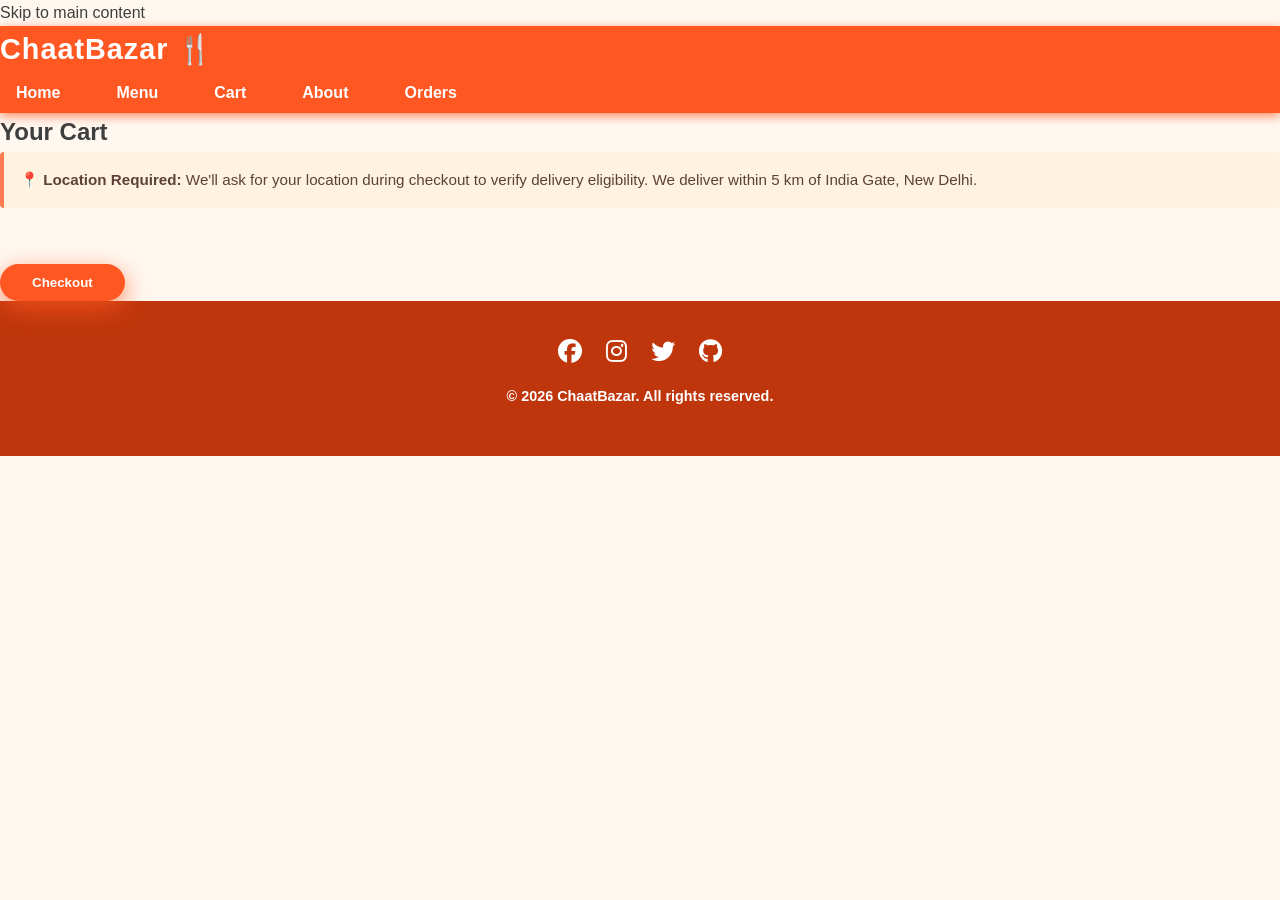
<file: cart.html>
<!DOCTYPE html>
<html lang="en">
<head>
  <meta charset="UTF-8">
  <meta name="viewport" content="width=device-width, initial-scale=1.0">
  <title>Cart - ChaatBazar</title>
  <link rel="stylesheet" href="https://cdnjs.cloudflare.com/ajax/libs/font-awesome/6.5.1/css/all.min.css" />
  <link rel="stylesheet" href="css/style.css">
  <link rel="stylesheet" href="css/delivery-tracker.css">
  <link rel="icon" href="favicon.png" type="image/png" />
</head>
<body>

<header>
  <div class="logo">ChaatBazar 🍴</div>
  <nav>
    <a href="index.html">Home</a>
    <a href="menu.html">Menu</a>
    <a href="cart.html">Cart</a>
    <a href="index.html#about">About</a>
    <a href="orders.html">Orders</a>
  </nav>
</header>

<section class="cart-page">
  <h1>Your Cart</h1>
  <div class="delivery-info" style="background:#fff3e0;border-left:4px solid #FF7B54;padding:1rem;margin-bottom:1.5rem;border-radius:4px;">
    <p style="margin:0;color:#5d4037;font-size:0.95rem;">
      <strong>📍 Location Required:</strong> We'll ask for your location during checkout to verify delivery eligibility. We deliver within 5 km of India Gate, New Delhi.
    </p>
  </div>
  <div id="cart-items"></div>
  <p id="total-price"></p>
  <button id="checkout-btn">Checkout</button>
</section>

<footer>
  <div class="social-icons">
    <a href="https://facebook.com" target="_blank" rel="noopener noreferrer" aria-label="Facebook"><i class="fa-brands fa-facebook"></i></a>
    <a href="https://instagram.com" target="_blank" rel="noopener noreferrer" aria-label="Instagram"><i class="fa-brands fa-instagram"></i></a>
    <a href="https://twitter.com" target="_blank" rel="noopener noreferrer" aria-label="Twitter"><i class="fa-brands fa-twitter"></i></a>
    <a href="https://github.com" target="_blank" rel="noopener noreferrer" aria-label="GitHub"><i class="fa-brands fa-github"></i></a>
  </div>
  <p>&copy; 2026 ChaatBazar. All rights reserved.</p>
</footer>

<div id="toast-notification" class="toast-notification"></div>
<script src="js/accessibility.js"></script>
<script src="js/cart-manager.js"></script>
<script src="js/geolocation.js"></script>
<script src="js/main.js"></script>
<script src="js/delivery-tracker.js"></script>
</body>
</html>
</file>
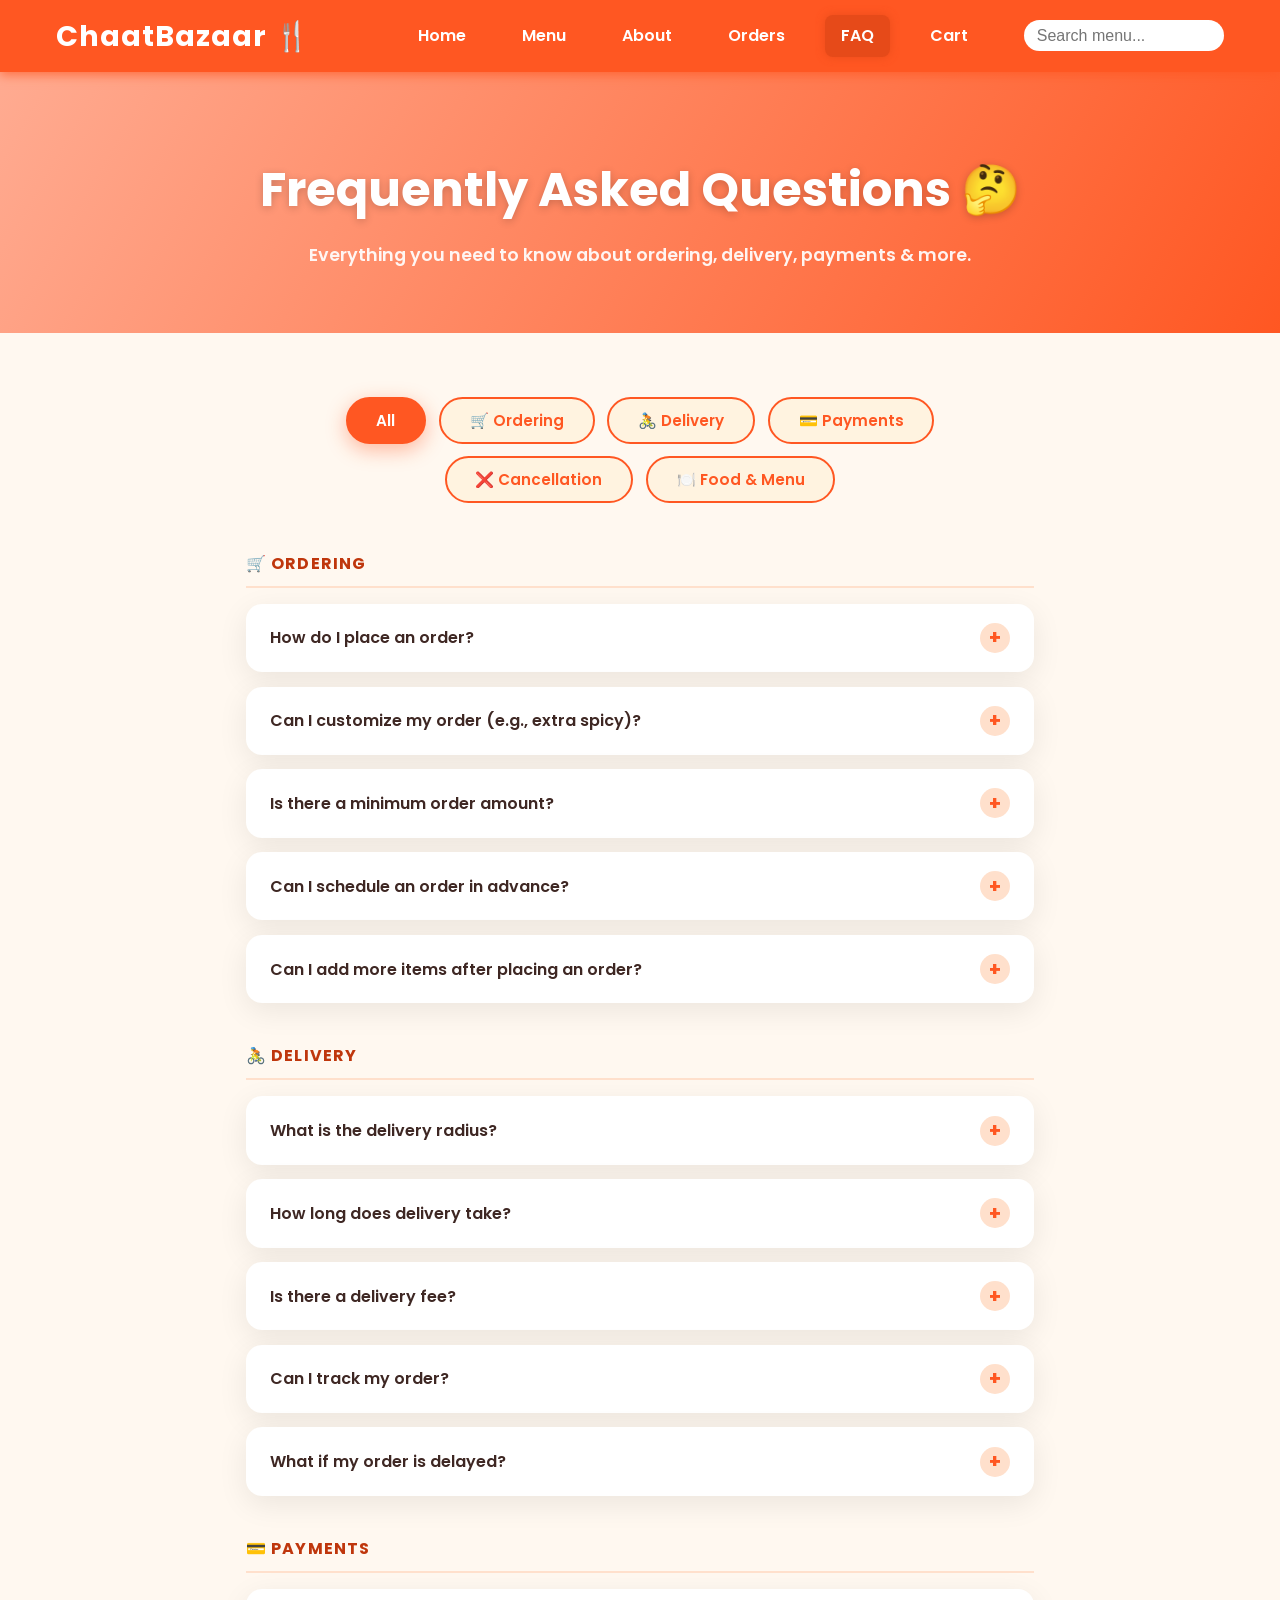
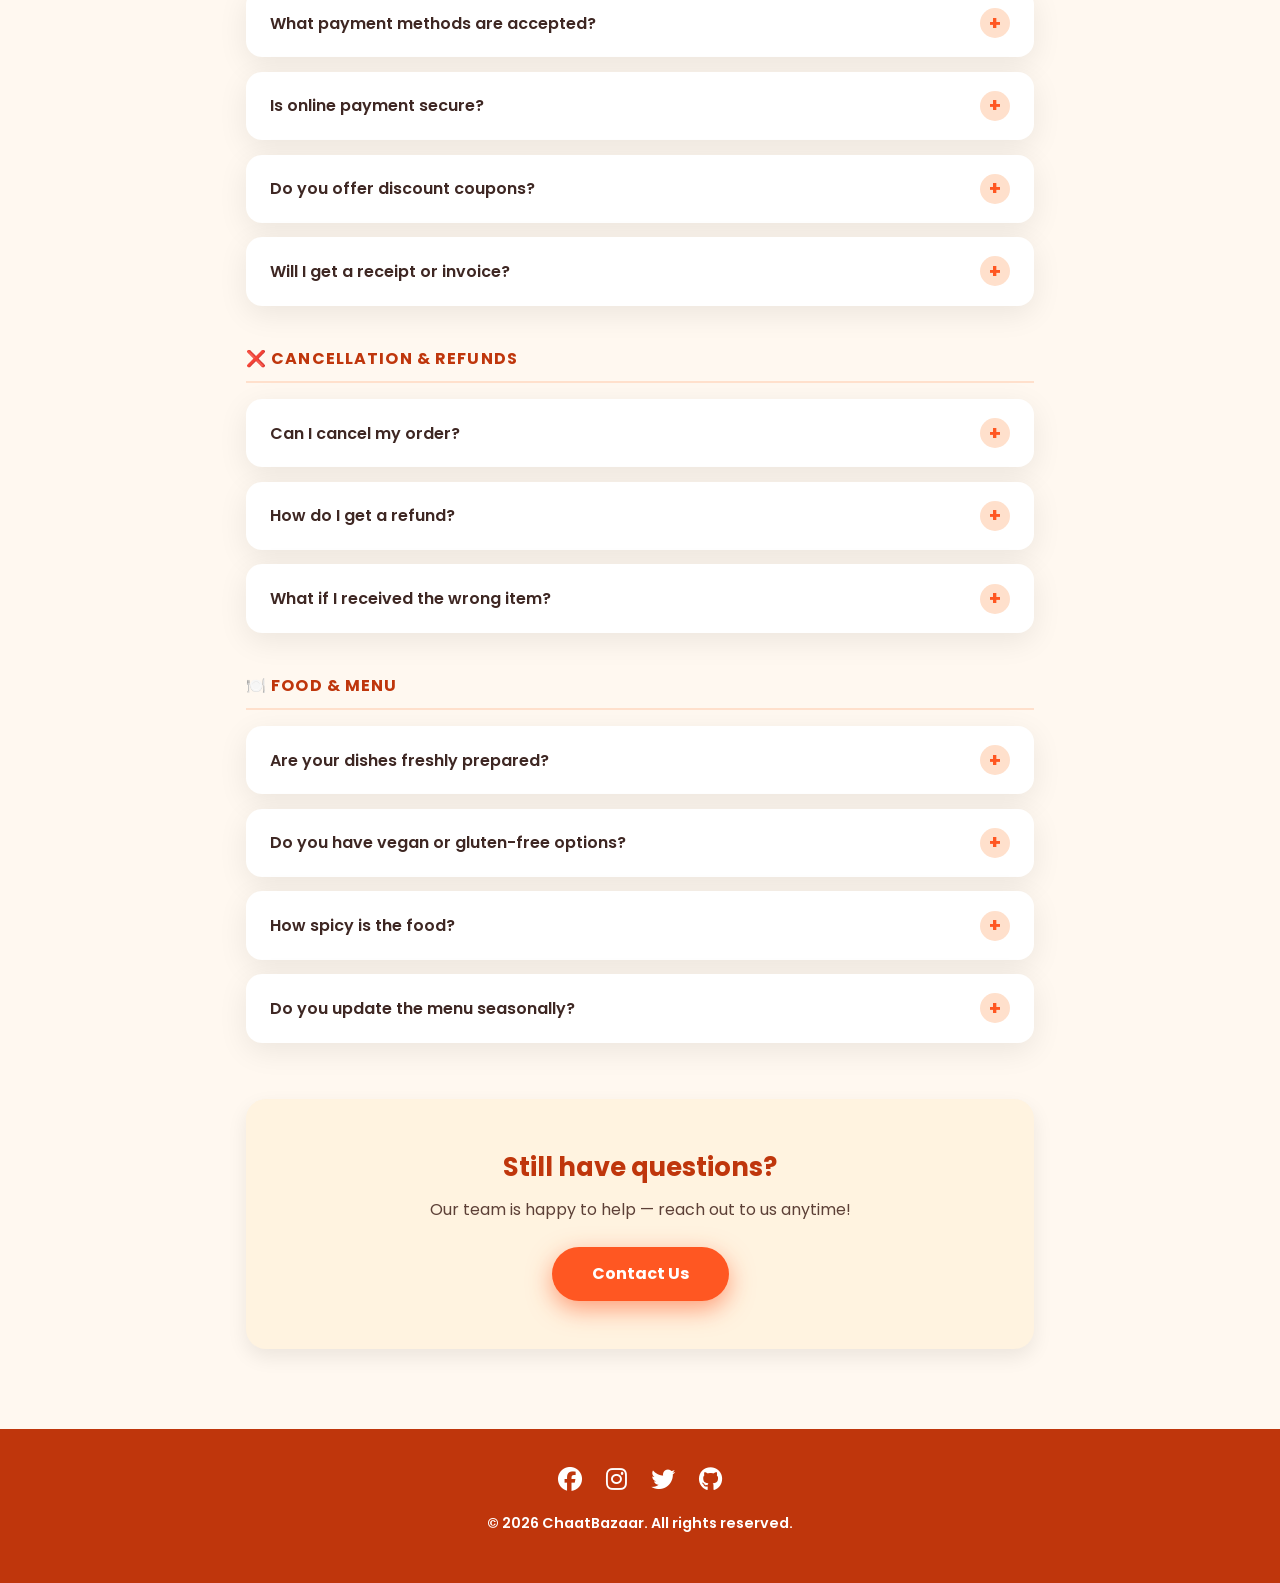
<file: faq.html>
<!DOCTYPE html>
<html lang="en">
<head>
  <meta charset="UTF-8" />
  <meta name="viewport" content="width=device-width, initial-scale=1" />
  <title>FAQ - ChaatBazaar</title>
  <meta name="description" content="Frequently asked questions about ChaatBazaar – ordering, delivery, payments, cancellation, and more." />

  <!-- Same fonts & icons as rest of site -->
  <link href="https://fonts.googleapis.com/css2?family=Poppins:wght@400;600;700&display=swap" rel="stylesheet" />
  <link rel="stylesheet" href="https://cdnjs.cloudflare.com/ajax/libs/font-awesome/6.5.1/css/all.min.css" />
  <link rel="stylesheet" href="css/style.css" />
  <link rel="icon" href="favicon.png" type="image/png" />

  <style>
    /* ── FAQ Hero (mirrors .hero gradient, same palette) ── */
    .faq-hero {
      background: linear-gradient(120deg, #ffab91, #ff5722);
      color: #fff;
      text-align: center;
      padding: 5rem 1rem 4rem;
    }
    .faq-hero h1 {
      font-size: clamp(2rem, 5vw, 3rem);
      font-weight: 700;
      margin-bottom: 0.8rem;
      text-shadow: 0 2px 8px rgba(0,0,0,0.2);
    }
    .faq-hero p {
      font-size: 1.1rem;
      font-weight: 600;
      opacity: 0.92;
      margin: 0;
    }

    /* ── Page wrapper ── */
    .faq-page {
      max-width: 820px;
      margin: 0 auto;
      padding: 4rem 1rem 5rem;
    }

    /* ── Category tabs (same pill style as .filter-btn) ── */
    .faq-tabs {
      display: flex;
      flex-wrap: wrap;
      gap: 0.8rem;
      justify-content: center;
      margin-bottom: 3rem;
    }
    .faq-tab {
      background: #fff3e0;
      border: 2px solid #ff5722;
      color: #ff5722;
      padding: 0.6rem 1.8rem;
      border-radius: 50px;
      font-weight: 600;
      font-size: 0.95rem;
      font-family: 'Poppins', sans-serif;
      cursor: pointer;
      transition: all 0.3s ease;
    }
    .faq-tab.active,
    .faq-tab:hover {
      background: #ff5722;
      color: #fff;
      box-shadow: 0 6px 20px rgba(255,87,34,0.4);
    }

    /* ── Category heading ── */
    .faq-category { margin-bottom: 2.5rem; }
    .faq-category-title {
      font-size: 1rem;
      font-weight: 700;
      color: #bf360c;
      text-transform: uppercase;
      letter-spacing: 0.07em;
      margin-bottom: 1rem;
      padding-bottom: 0.6rem;
      border-bottom: 2px solid #ffe0cc;
    }

    /* ── Accordion item (matches .card shadow/radius language) ── */
    .faq-item {
      background: #fff;
      border-radius: 16px;
      box-shadow: 0 8px 30px rgba(0,0,0,0.08);
      margin-bottom: 0.9rem;
      overflow: hidden;
      transition: box-shadow 0.3s ease, transform 0.3s ease;
    }
    .faq-item:hover {
      box-shadow: 0 12px 35px rgba(255,87,34,0.12);
      transform: translateY(-2px);
    }

    /* ── Question button ── */
    .faq-question {
      width: 100%;
      background: none;
      border: none;
      padding: 1.2rem 1.5rem;
      text-align: left;
      font-family: 'Poppins', sans-serif;
      font-size: 1rem;
      font-weight: 600;
      color: #3e2723;
      cursor: pointer;
      display: flex;
      justify-content: space-between;
      align-items: center;
      gap: 1rem;
      transition: background 0.2s ease;
    }
    .faq-question:hover { background: #fff8f5; }

    .faq-icon {
      flex-shrink: 0;
      width: 30px;
      height: 30px;
      border-radius: 50%;
      background: #ffe0cc;
      display: flex;
      align-items: center;
      justify-content: center;
      font-size: 1.2rem;
      color: #ff5722;
      font-weight: 700;
      transition: transform 0.35s ease, background 0.25s ease, color 0.25s ease;
    }
    .faq-item.open .faq-icon {
      transform: rotate(45deg);
      background: #ff5722;
      color: #fff;
    }

    /* ── Answer panel ── */
    .faq-answer {
      max-height: 0;
      overflow: hidden;
      padding: 0 1.5rem;
      transition: max-height 0.4s ease, padding 0.25s ease;
      font-size: 0.97rem;
      color: #5d4037;
      line-height: 1.75;
    }
    .faq-item.open .faq-answer {
      max-height: 500px;
      padding: 0 1.5rem 1.3rem;
    }

    /* ── CTA box (matches .team-member card feel) ── */
    .faq-cta {
      margin-top: 3.5rem;
      background: #fff3e0;
      border-radius: 20px;
      box-shadow: 0 8px 20px rgba(0,0,0,0.08);
      padding: 3rem 2rem;
      text-align: center;
    }
    .faq-cta h2 {
      font-size: 1.6rem;
      font-weight: 700;
      color: #bf360c;
      margin-bottom: 0.6rem;
    }
    .faq-cta p {
      color: #5d4037;
      margin-bottom: 1.5rem;
      font-size: 1rem;
    }
    .faq-cta a {
      display: inline-block;
      background: #ff5722;
      color: #fff;
      padding: 0.9rem 2.5rem;
      border-radius: 50px;
      font-weight: 700;
      font-size: 1rem;
      text-decoration: none;
      box-shadow: 0 8px 25px rgba(255,87,34,0.55);
      transition: background 0.3s ease, transform 0.2s ease;
    }
    .faq-cta a:hover {
      background: #e64a19;
      transform: translateY(-2px);
      box-shadow: 0 10px 30px rgba(230,74,25,0.7);
    }

    /* ── Responsive ── */
    @media (max-width: 600px) {
      .faq-tabs { gap: 0.5rem; }
      .faq-tab  { padding: 0.5rem 1.2rem; font-size: 0.88rem; }
      .faq-question { font-size: 0.93rem; padding: 1rem 1.1rem; }
      .faq-answer   { padding: 0 1.1rem; }
      .faq-item.open .faq-answer { padding: 0 1.1rem 1rem; }
    }
  </style>
</head>
<body>

<!-- ═══════════ HEADER (exact copy from orders.html) ═══════════ -->
<header>
  <div class="header-inner container" role="banner">
    <a href="index.html" class="logo" aria-label="ChaatBazaar Home">ChaatBazaar 🍴</a>
    <nav role="navigation" aria-label="Primary Navigation">
      <a href="index.html" class="nav-link">Home</a>
      <div class="dropdown" tabindex="0" aria-haspopup="true" aria-expanded="false">
        <a href="menu.html" class="dropdown-toggle nav-link">Menu</a>
        <div class="dropdown-menu" role="menu" aria-label="Menu Categories">
          <a href="menu.html" role="menuitem" tabindex="-1" onclick="filterCategory('All')">All</a>
          <a href="menu.html" role="menuitem" tabindex="-1" onclick="filterCategory('Snacks')">Snacks</a>
          <a href="menu.html" role="menuitem" tabindex="-1" onclick="filterCategory('Chaat')">Chaat</a>
          <a href="menu.html" role="menuitem" tabindex="-1" onclick="filterCategory('Beverages')">Beverages</a>
        </div>
      </div>
      <a href="index.html#about" class="nav-link">About</a>
      <a href="orders.html" class="nav-link">Orders</a>
      <a href="faq.html" class="nav-link active">FAQ</a>
      <a href="cart.html" class="nav-link">Cart</a>
      <div class="search-bar" role="search">
        <input type="search" placeholder="Search menu..." aria-label="Search menu" id="search-input" autocomplete="off" />
        <button aria-label="Search" id="search-btn"></button>
        <div class="search-suggestions" id="search-suggestions" style="display:none;"></div>
      </div>
    </nav>
  </div>
</header>

<!-- ═══════════ HERO ═══════════ -->
<section class="faq-hero" role="region" aria-label="FAQ Hero">
  <h1>Frequently Asked Questions 🤔</h1>
  <p>Everything you need to know about ordering, delivery, payments & more.</p>
</section>

<!-- ═══════════ FAQ CONTENT ═══════════ -->
<main class="faq-page">

  <!-- Category filter tabs -->
  <div class="faq-tabs" role="toolbar" aria-label="Filter FAQ categories">
    <button class="faq-tab active" data-filter="all">All</button>
    <button class="faq-tab" data-filter="ordering">🛒 Ordering</button>
    <button class="faq-tab" data-filter="delivery">🚴 Delivery</button>
    <button class="faq-tab" data-filter="payments">💳 Payments</button>
    <button class="faq-tab" data-filter="cancellation">❌ Cancellation</button>
    <button class="faq-tab" data-filter="food">🍽️ Food & Menu</button>
  </div>

  <!-- ── ORDERING ── -->
  <div class="faq-category" data-cat="ordering">
    <h2 class="faq-category-title">🛒 Ordering</h2>

    <div class="faq-item">
      <button class="faq-question">How do I place an order?<span class="faq-icon">+</span></button>
      <div class="faq-answer">Browse our menu, click <strong>Add</strong> on any item you love, then hit <strong>Checkout</strong> from the cart. Fill in your delivery details and confirm — hot street food is on its way!</div>
    </div>

    <div class="faq-item">
      <button class="faq-question">Can I customize my order (e.g., extra spicy)?<span class="faq-icon">+</span></button>
      <div class="faq-answer">Yes! Add a note in the <strong>Special Instructions</strong> field at checkout. Our chefs will do their best to accommodate your preferences.</div>
    </div>

    <div class="faq-item">
      <button class="faq-question">Is there a minimum order amount?<span class="faq-icon">+</span></button>
      <div class="faq-answer">Yes, the minimum order amount is <strong>₹50</strong>. This helps us ensure quality delivery service every time.</div>
    </div>

    <div class="faq-item">
      <button class="faq-question">Can I schedule an order in advance?<span class="faq-icon">+</span></button>
      <div class="faq-answer">Currently we only accept real-time orders. Scheduled ordering is coming soon — subscribe to our newsletter for updates!</div>
    </div>

    <div class="faq-item">
      <button class="faq-question">Can I add more items after placing an order?<span class="faq-icon">+</span></button>
      <div class="faq-answer">Once an order is placed and the kitchen starts preparing it, changes are not possible. You can always place a new order for additional items.</div>
    </div>
  </div>

  <!-- ── DELIVERY ── -->
  <div class="faq-category" data-cat="delivery">
    <h2 class="faq-category-title">🚴 Delivery</h2>

    <div class="faq-item">
      <button class="faq-question">What is the delivery radius?<span class="faq-icon">+</span></button>
      <div class="faq-answer">We deliver within a <strong>5 km radius</strong> of our kitchen. Enter your pincode at checkout to check if your area is covered.</div>
    </div>

    <div class="faq-item">
      <button class="faq-question">How long does delivery take?<span class="faq-icon">+</span></button>
      <div class="faq-answer">Most orders arrive in <strong>20–35 minutes</strong>. This may vary based on distance, traffic, and order volume during peak hours.</div>
    </div>

    <div class="faq-item">
      <button class="faq-question">Is there a delivery fee?<span class="faq-icon">+</span></button>
      <div class="faq-answer">Delivery is <strong>FREE</strong> for orders above ₹150. A small fee of <strong>₹20</strong> applies for orders below ₹150.</div>
    </div>

    <div class="faq-item">
      <button class="faq-question">Can I track my order?<span class="faq-icon">+</span></button>
      <div class="faq-answer">Yes! Once confirmed, visit the <a href="orders.html" style="color:#ff5722;font-weight:600;">Orders page</a> for live status: <em>Placed → Preparing → Out for Delivery → Delivered</em>.</div>
    </div>

    <div class="faq-item">
      <button class="faq-question">What if my order is delayed?<span class="faq-icon">+</span></button>
      <div class="faq-answer">If your order exceeds the estimated time by more than 15 minutes, please contact us via the Contact form. We'll update you immediately and may offer a discount on your next order.</div>
    </div>
  </div>

  <!-- ── PAYMENTS ── -->
  <div class="faq-category" data-cat="payments">
    <h2 class="faq-category-title">💳 Payments</h2>

    <div class="faq-item">
      <button class="faq-question">What payment methods are accepted?<span class="faq-icon">+</span></button>
      <div class="faq-answer">We accept <strong>UPI</strong> (GPay, PhonePe, Paytm), credit/debit cards, net banking, and <strong>Cash on Delivery (COD)</strong>. More options are coming soon!</div>
    </div>

    <div class="faq-item">
      <button class="faq-question">Is online payment secure?<span class="faq-icon">+</span></button>
      <div class="faq-answer">Absolutely. All transactions are SSL-encrypted and processed through trusted payment gateways. We never store your card details.</div>
    </div>

    <div class="faq-item">
      <button class="faq-question">Do you offer discount coupons?<span class="faq-icon">+</span></button>
      <div class="faq-answer">Yes! Use code <strong>FIRST20</strong> for 20% off your first order, or <strong>CHAAT10</strong> for 10% off any order above ₹100. Subscribe to our newsletter for more exclusive deals.</div>
    </div>

    <div class="faq-item">
      <button class="faq-question">Will I get a receipt or invoice?<span class="faq-icon">+</span></button>
      <div class="faq-answer">A digital receipt is emailed after every successful order. You can also find your full order history on the <a href="orders.html" style="color:#ff5722;font-weight:600;">Orders page</a>.</div>
    </div>
  </div>

  <!-- ── CANCELLATION ── -->
  <div class="faq-category" data-cat="cancellation">
    <h2 class="faq-category-title">❌ Cancellation & Refunds</h2>

    <div class="faq-item">
      <button class="faq-question">Can I cancel my order?<span class="faq-icon">+</span></button>
      <div class="faq-answer">You can cancel within <strong>2 minutes</strong> of placing the order. Once the kitchen begins preparing your food, cancellations are not possible.</div>
    </div>

    <div class="faq-item">
      <button class="faq-question">How do I get a refund?<span class="faq-icon">+</span></button>
      <div class="faq-answer">Refunds for eligible cancellations or wrong/missing items are processed within <strong>3–5 business days</strong> to your original payment method.</div>
    </div>

    <div class="faq-item">
      <button class="faq-question">What if I received the wrong item?<span class="faq-icon">+</span></button>
      <div class="faq-answer">We're sorry! Contact us within <strong>30 minutes</strong> of delivery with a photo. We'll either redeliver the correct item or issue a full refund.</div>
    </div>
  </div>

  <!-- ── FOOD & MENU ── -->
  <div class="faq-category" data-cat="food">
    <h2 class="faq-category-title">🍽️ Food & Menu</h2>

    <div class="faq-item">
      <button class="faq-question">Are your dishes freshly prepared?<span class="faq-icon">+</span></button>
      <div class="faq-answer">Yes! Every item is prepared fresh <strong>after your order is placed</strong>. We never use pre-packaged or frozen food.</div>
    </div>

    <div class="faq-item">
      <button class="faq-question">Do you have vegan or gluten-free options?<span class="faq-icon">+</span></button>
      <div class="faq-answer">Yes! Look for the <strong>🌱 Vegan</strong> and <strong>🌾 Gluten-Free</strong> badges on menu cards, or use the dietary filter on the <a href="menu.html" style="color:#ff5722;font-weight:600;">Menu page</a>.</div>
    </div>

    <div class="faq-item">
      <button class="faq-question">How spicy is the food?<span class="faq-icon">+</span></button>
      <div class="faq-answer">Each item shows a spice indicator (🌶️ Low / 🌶️🌶️ Medium / 🌶️🌶️🌶️ High). Use the Spice Level filter on the Menu page to find dishes matching your preference.</div>
    </div>

    <div class="faq-item">
      <button class="faq-question">Do you update the menu seasonally?<span class="faq-icon">+</span></button>
      <div class="faq-answer">Yes! We refresh our specials regularly based on seasonal ingredients and festive occasions. Check the <strong>Today's Specials</strong> section on the homepage for the latest additions.</div>
    </div>
  </div>

  <!-- ── Still have questions CTA ── -->
  <div class="faq-cta" role="complementary" aria-label="Contact us">
    <h2>Still have questions?</h2>
    <p>Our team is happy to help — reach out to us anytime!</p>
    <a href="index.html#about">Contact Us</a>
  </div>

</main>

<!-- ═══════════ FOOTER (exact match) ═══════════ -->
<footer>
  <div class="social-icons">
    <a href="https://facebook.com" target="_blank" rel="noopener noreferrer" aria-label="Facebook"><i class="fa-brands fa-facebook"></i></a>
    <a href="https://instagram.com" target="_blank" rel="noopener noreferrer" aria-label="Instagram"><i class="fa-brands fa-instagram"></i></a>
    <a href="https://twitter.com" target="_blank" rel="noopener noreferrer" aria-label="Twitter"><i class="fa-brands fa-twitter"></i></a>
    <a href="https://github.com" target="_blank" rel="noopener noreferrer" aria-label="GitHub"><i class="fa-brands fa-github"></i></a>
  </div>
  <p>&copy; 2026 ChaatBazaar. All rights reserved.</p>
</footer>

<script src="js/main.js"></script>
<script>
  // ── Accordion ──
  document.querySelectorAll('.faq-question').forEach(btn => {
    btn.addEventListener('click', () => {
      const item = btn.closest('.faq-item');
      const isOpen = item.classList.contains('open');
      document.querySelectorAll('.faq-item.open').forEach(el => el.classList.remove('open'));
      if (!isOpen) item.classList.add('open');
    });
  });

  // ── Category tab filter ──
  document.querySelectorAll('.faq-tab').forEach(tab => {
    tab.addEventListener('click', () => {
      document.querySelectorAll('.faq-tab').forEach(t => t.classList.remove('active'));
      tab.classList.add('active');

      const filter = tab.dataset.filter;
      document.querySelectorAll('.faq-category').forEach(cat => {
        cat.style.display = (filter === 'all' || cat.dataset.cat === filter) ? 'block' : 'none';
      });

      // Close open items when switching category
      document.querySelectorAll('.faq-item.open').forEach(el => el.classList.remove('open'));
    });
  });
</script>
</body>
</html>
</file>
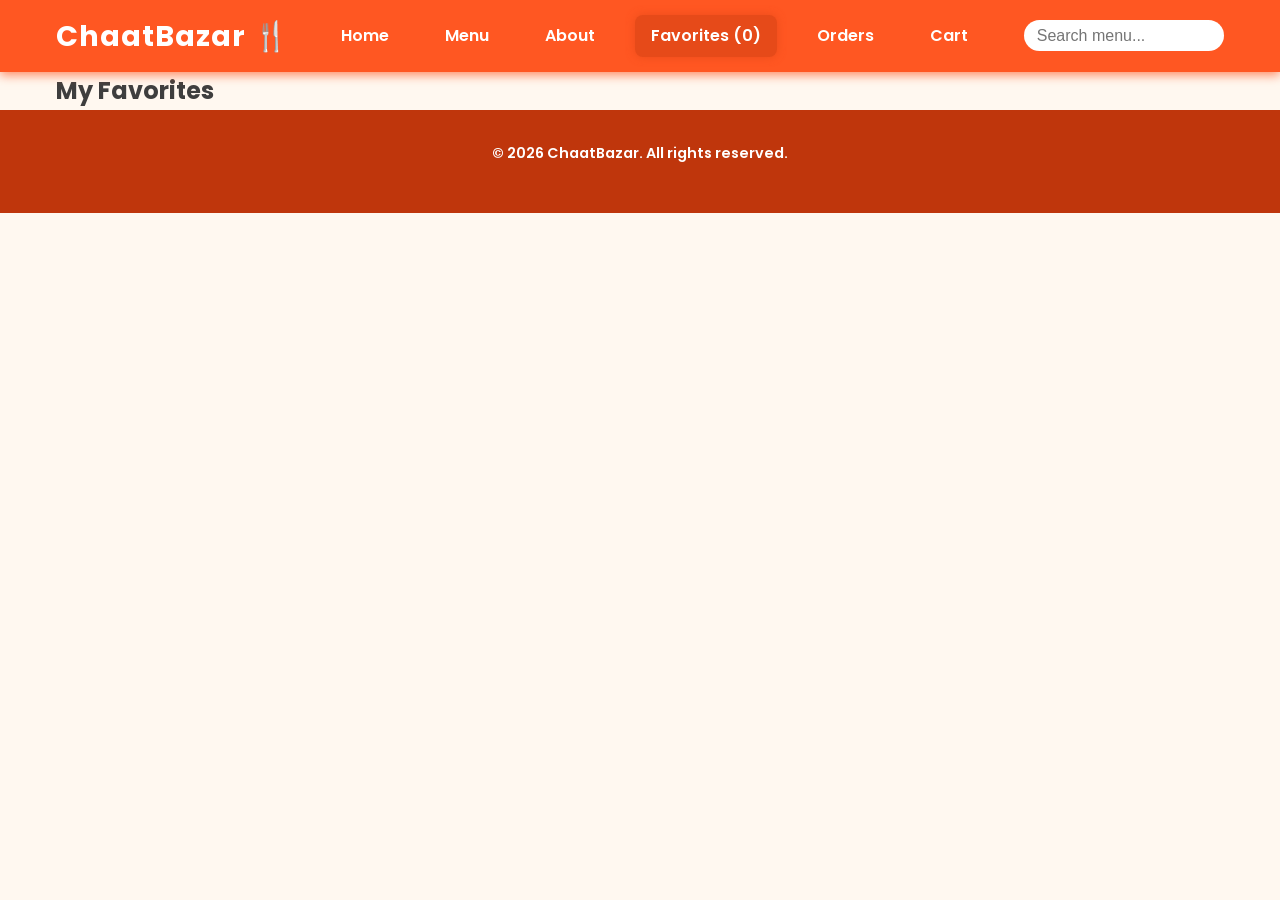
<file: favorites.html>
<!DOCTYPE html>
<html lang="en">

<head>
  <meta charset="UTF-8">
  <meta name="viewport" content="width=device-width, initial-scale=1.0">
  <title>My Favorites - ChaatBazar</title>

  <!-- Google Fonts -->
  <link href="https://fonts.googleapis.com/css2?family=Poppins:wght@400;600;700&display=swap" rel="stylesheet" />
  <link rel="stylesheet" href="css/style.css">
  <link rel="stylesheet" href="https://cdnjs.cloudflare.com/ajax/libs/font-awesome/6.5.1/css/all.min.css">
  <link rel="icon" href="favicon.png" type="image/png" />
</head>

<body>
  <header>
    <div class="header-inner container" role="banner">
      <a href="index.html" class="logo" aria-label="ChaatBazar Home">ChaatBazar 🍴</a>
      <nav role="navigation" aria-label="Primary Navigation">
        <a href="index.html" class="nav-link">Home</a>
        <div class="dropdown" tabindex="0" aria-haspopup="true" aria-expanded="false">
          <a href="menu.html" class="dropdown-toggle nav-link">Menu</a>
          <div class="dropdown-menu" role="menu" aria-label="Menu Categories">
            <a href="menu.html" role="menuitem" tabindex="-1" onclick="filterCategory('All')">All</a>
            <a href="menu.html" role="menuitem" tabindex="-1" onclick="filterCategory('Snacks')">Snacks</a>
            <a href="menu.html" role="menuitem" tabindex="-1" onclick="filterCategory('Chaat')">Chaat</a>
            <a href="menu.html" role="menuitem" tabindex="-1" onclick="filterCategory('Beverages')">Beverages</a>
          </div>
        </div>
        <a href="index.html#about" class="nav-link">About</a>
        <a href="favorites.html" class="nav-link active">Favorites (<span id="fav-count">0</span>)</a>
        <a href="orders.html" class="nav-link">Orders</a>
        <a href="cart.html" class="nav-link">Cart</a>
        <div class="search-bar" role="search">
          <input type="search" placeholder="Search menu..." aria-label="Search menu" id="search-input"
            autocomplete="off" />
          <button aria-label="Search" id="search-btn"></button>
          <div class="search-suggestions" id="search-suggestions" style="display: none;"></div>
        </div>
      </nav>
    </div>
  </header>
  <section class="favorites-page container">
    <h1>My Favorites</h1>

    <div class="favorites-container cards" id="favorites-container" aria-live="polite">
      <!-- Favorited items will be rendered here dynamically -->
    </div>
  </section>
  <footer>
    <p>&copy; 2026 ChaatBazar. All rights reserved.</p>
  </footer>
  <script src="js/main.js"></script>
</body>

</html>
</file>
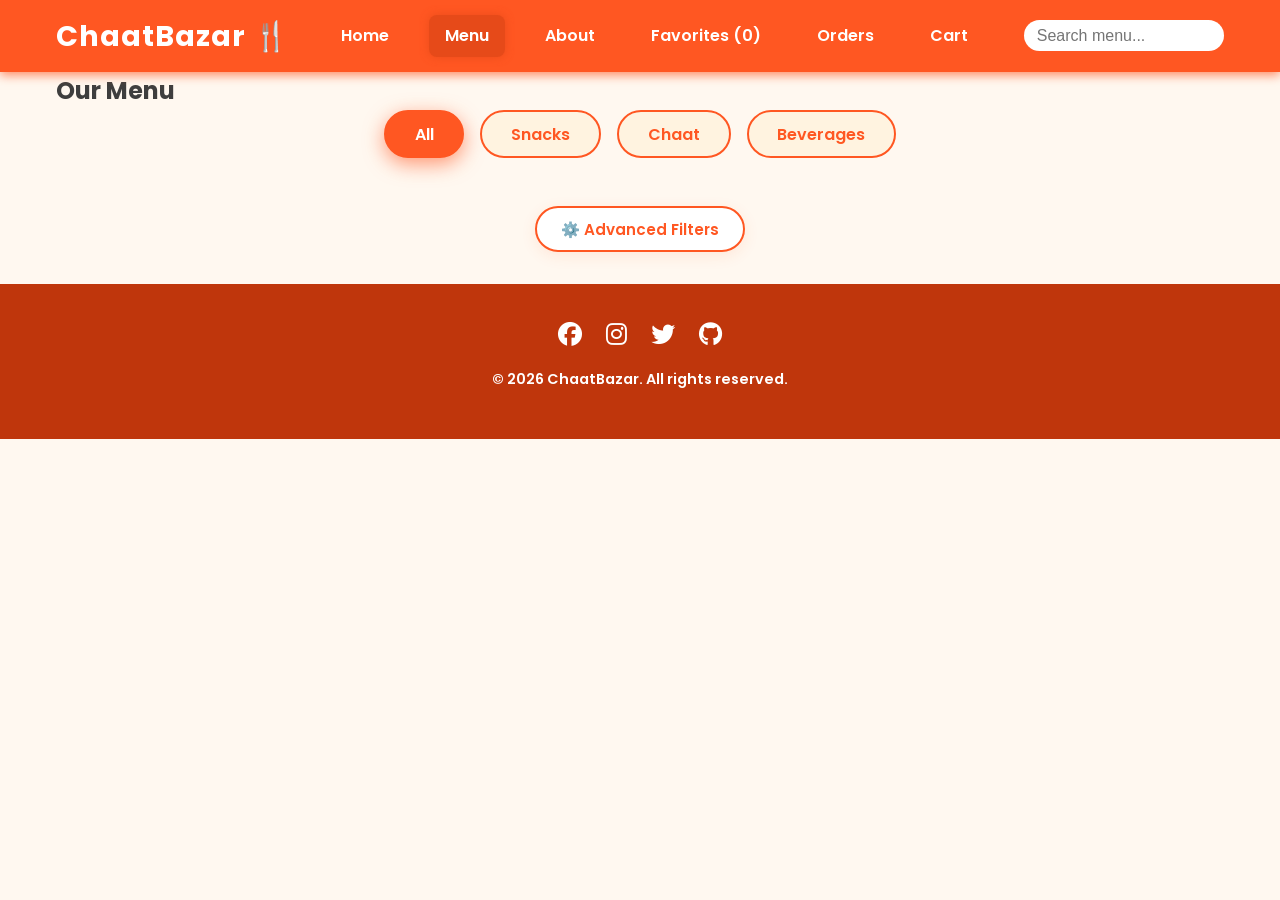
<file: menu.html>
<!DOCTYPE html>
<html lang="en">
<head>
  <meta charset="UTF-8">
  <meta name="viewport" content="width=device-width, initial-scale=1.0">
  <title>Menu - ChaatBazar</title>
  
  <!-- Google Fonts -->
  <link href="https://fonts.googleapis.com/css2?family=Poppins:wght@400;600;700&display=swap" rel="stylesheet" />
  <link rel="stylesheet" href="https://cdnjs.cloudflare.com/ajax/libs/font-awesome/6.5.1/css/all.min.css" />
  <link rel="stylesheet" href="css/style.css">
  <link rel="icon" href="favicon.png" type="image/png" />
</head>
<body>

<header>
  <div class="header-inner container" role="banner">
    <a href="index.html" class="logo" aria-label="ChaatBazar Home">ChaatBazar 🍴</a>
    <nav role="navigation" aria-label="Primary Navigation">
      <a href="index.html" class="nav-link">Home</a>
      <div class="dropdown" tabindex="0" aria-haspopup="true" aria-expanded="false">
        <a href="menu.html" class="dropdown-toggle nav-link active">Menu</a>
        <div class="dropdown-menu" role="menu" aria-label="Menu Categories">
          <a href="menu.html" role="menuitem" tabindex="-1" onclick="filterCategory('All')">All</a>
          <a href="menu.html" role="menuitem" tabindex="-1" onclick="filterCategory('Snacks')">Snacks</a>
          <a href="menu.html" role="menuitem" tabindex="-1" onclick="filterCategory('Chaat')">Chaat</a>
          <a href="menu.html" role="menuitem" tabindex="-1" onclick="filterCategory('Beverages')">Beverages</a>
        </div>
      </div>
      <a href="index.html#about" class="nav-link">About</a>
      <a href="favorites.html" class="nav-link">Favorites (<span id="fav-count">0</span>)</a>
      <a href="orders.html" class="nav-link">Orders</a>
      <a href="cart.html" class="nav-link">Cart</a>
      <div class="search-bar" role="search">
        <input type="search" placeholder="Search menu..." aria-label="Search menu" id="search-input" autocomplete="off" />
        <button aria-label="Search" id="search-btn"></button>
        <div class="search-suggestions" id="search-suggestions" style="display: none;"></div>
      </div>
    </nav>
  </div>
</header>

<section class="menu-page container">
  <h1>Our Menu</h1>

  <!-- Recently Viewed Section -->
  <section id="recently-viewed" class="recently-viewed" role="region" aria-label="Recently Viewed Items" style="display: none;">
    <h2 class="section-title">Recently Viewed</h2>
    <div class="cards" id="recently-viewed-cards">
      <!-- Recently viewed cards will be injected here -->
    </div>
  </section>

  <div class="filter-buttons" role="toolbar" aria-label="Filter menu categories">
    <button class="filter-btn active" data-filter="All" aria-pressed="true">All</button>
    <button class="filter-btn" data-filter="Snacks" aria-pressed="false">Snacks</button>
    <button class="filter-btn" data-filter="Chaat" aria-pressed="false">Chaat</button>
    <button class="filter-btn" data-filter="Beverages" aria-pressed="false">Beverages</button>
  </div>

  <div class="filter-toggle-container">
    <button class="btn-filter-toggle" id="filter-toggle-btn" aria-expanded="false" aria-controls="advanced-filters">
      <span>⚙️ Advanced Filters</span>
    </button>
  </div>

  <div class="advanced-filters" id="advanced-filters" style="display: none;">
    <div class="filter-grid">
      <!-- Price Range Slider -->
      <div class="filter-group">
        <label for="price-range-slider">Max Price: <span id="price-slider-val">₹100</span></label>
        <input type="range" id="price-range-slider" min="10" max="100" step="5" value="100" aria-valuemin="10" aria-valuemax="100" aria-valuenow="100" />
      </div>

      <!-- Spice Level Selector -->
      <div class="filter-group">
        <label for="spice-level-select">Spice Level</label>
        <select id="spice-level-select">
          <option value="All">All Spice Levels</option>
          <option value="Low">🌶️ Low</option>
          <option value="Medium">🌶️🌶️ Medium</option>
          <option value="High">🌶️🌶️🌶️ High</option>
        </select>
      </div>

      <!-- Rating Selector -->
      <div class="filter-group">
        <label for="rating-select">Minimum Rating</label>
        <select id="rating-select">
          <option value="All">All Ratings</option>
          <option value="4.6">⭐ 4.6+ Stars</option>
          <option value="4.8">⭐⭐ 4.8+ Stars</option>
          <option value="4.9">⭐⭐⭐ 4.9+ Stars</option>
        </select>
      </div>

      <!-- Dietary Preferences -->
      <div class="filter-group dietary-group">
        <label>Dietary Preferences</label>
        <div class="checkbox-container">
          <label class="custom-checkbox">
            <input type="checkbox" id="dietary-vegan" />
            <span class="checkbox-label">🌱 Vegan</span>
          </label>
          <label class="custom-checkbox">
            <input type="checkbox" id="dietary-gf" />
            <span class="checkbox-label">🌾 Gluten-Free</span>
          </label>
        </div>
      </div>
    </div>
    
    <!-- Reset Filters Button -->
    <div class="filter-actions">
      <button class="btn-reset-filters" id="reset-filters-btn">Reset All Filters</button>
    </div>
  </div>

  <div class="menu-container" id="menu-container" aria-live="polite" aria-relevant="additions removals">
    <!-- JS will dynamically load items -->
  </div>
</section>

<footer>
  <div class="social-icons">
    <a href="https://facebook.com" target="_blank" rel="noopener noreferrer" aria-label="Facebook"><i class="fa-brands fa-facebook"></i></a>
    <a href="https://instagram.com" target="_blank" rel="noopener noreferrer" aria-label="Instagram"><i class="fa-brands fa-instagram"></i></a>
    <a href="https://twitter.com" target="_blank" rel="noopener noreferrer" aria-label="Twitter"><i class="fa-brands fa-twitter"></i></a>
    <a href="https://github.com" target="_blank" rel="noopener noreferrer" aria-label="GitHub"><i class="fa-brands fa-github"></i></a>
  </div>
  <p>&copy; 2026 ChaatBazar. All rights reserved.</p>
</footer>

<div id="toast-notification" class="toast-notification"></div>
<script src="js/main.js"></script>
</body>
</html>
</file>
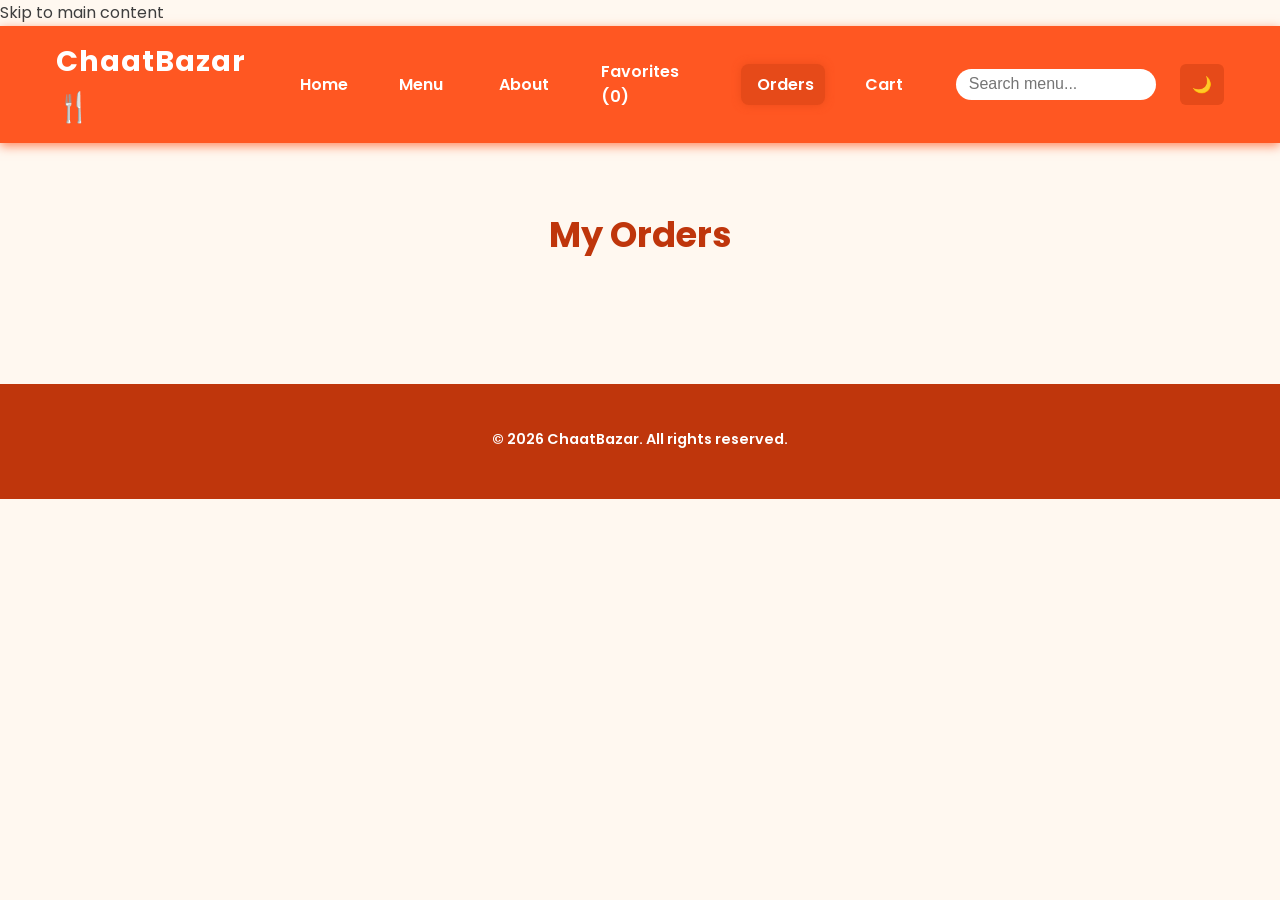
<file: orders.html>
<!DOCTYPE html>
<html lang="en">
<head>
  <meta charset="UTF-8">
  <meta name="viewport" content="width=device-width, initial-scale=1.0">
  <title>My Orders - ChaatBazar</title>
  
  <!-- Google Fonts -->
  <link href="https://fonts.googleapis.com/css2?family=Poppins:wght@400;600;700&display=swap" rel="stylesheet" />
  <link rel="stylesheet" href="css/style.css">
  <link rel="icon" href="favicon.png" type="image/png" />
</head>
<body>

<header>
  <div class="header-inner container" role="banner">
    <a href="index.html" class="logo" aria-label="ChaatBazar Home">ChaatBazar 🍴</a>
    <nav role="navigation" aria-label="Primary Navigation">
      <a href="index.html" class="nav-link">Home</a>
      <div class="dropdown" tabindex="0" aria-haspopup="true" aria-expanded="false">
        <a href="menu.html" class="dropdown-toggle nav-link">Menu</a>
        <div class="dropdown-menu" role="menu" aria-label="Menu Categories">
          <a href="menu.html" role="menuitem" tabindex="-1" onclick="filterCategory('All')">All</a>
          <a href="menu.html" role="menuitem" tabindex="-1" onclick="filterCategory('Snacks')">Snacks</a>
          <a href="menu.html" role="menuitem" tabindex="-1" onclick="filterCategory('Chaat')">Chaat</a>
          <a href="menu.html" role="menuitem" tabindex="-1" onclick="filterCategory('Beverages')">Beverages</a>
        </div>
      </div>
      <a href="index.html#about" class="nav-link">About</a>
      <a href="favorites.html" class="nav-link">Favorites (<span id="fav-count">0</span>)</a>
      <a href="orders.html" class="nav-link active">Orders</a>
      <a href="cart.html" class="nav-link">Cart</a>
      <div class="search-bar" role="search">
        <input type="search" placeholder="Search menu..." aria-label="Search menu" id="search-input" autocomplete="off" />
        <button aria-label="Search" id="search-btn"></button>
        <div class="search-suggestions" id="search-suggestions" style="display: none;"></div>
      </div>
      <button id="theme-toggle" class="theme-toggle">🌙</button>
    </nav>
  </div>
</header>

<section class="orders-page container">
  <h1>My Orders</h1>
  
  <div class="orders-container" id="orders-container" aria-live="polite">
    <!-- Active and historical orders will be rendered here dynamically -->
  </div>
</section>

<footer>
  <div class="social-icons">
    <a href="https://facebook.com" target="_blank" rel="noopener noreferrer" aria-label="Facebook"><i class="fa-brands fa-facebook"></i></a>
    <a href="https://instagram.com" target="_blank" rel="noopener noreferrer" aria-label="Instagram"><i class="fa-brands fa-instagram"></i></a>
    <a href="https://twitter.com" target="_blank" rel="noopener noreferrer" aria-label="Twitter"><i class="fa-brands fa-twitter"></i></a>
    <a href="https://github.com" target="_blank" rel="noopener noreferrer" aria-label="GitHub"><i class="fa-brands fa-github"></i></a>
  </div>
  <p>&copy; 2026 ChaatBazar. All rights reserved.</p>
</footer>

<script src="js/accessibility.js"></script>
<script src="js/sanitization.js"></script>
<script src="js/cart-manager.js"></script>
<script src="js/geolocation.js"></script>
<script src="js/main.js"></script>
</body>
</html>
</file>
<file: css/style.css>
* {
      margin: 0; padding: 0; box-sizing: border-box;
    }
    html {
      scroll-behavior: smooth;
    }
    body {
      font-family: 'Poppins', sans-serif;
      background: #fff8f0;
      color: #3e3e3e;
      line-height: 1.6;
      font-size: 16px;
      overflow-x: hidden;
    }
    a {
      text-decoration: none;
      color: inherit;
    }
    img {
      max-width: 100%;
      display: block;
      border-radius: 12px;
    }
    button {
      cursor: pointer;
      font-family: inherit;
    }

    /* ===== Container ===== */
    .container {
      max-width: 1200px;
      margin: 0 auto;
      padding: 0 1rem;
    }

    /* ===== Toast Notification ===== */

.toast-notification {
  position: fixed;
  top: 90px;
  left: 50%;
  transform: translateX(-50%) translateY(-20px);

  background: linear-gradient(135deg, #ff7a00, #ff9a3c);
  color: #fff;

  padding: 14px 24px;
  border-radius: 14px;

  font-size: 15px;
  font-weight: 600;

  min-width: 280px;
  text-align: center;

  box-shadow: 0 10px 25px rgba(0,0,0,0.18);

  opacity: 0;
  transition: all 0.35s ease;

  z-index: 9999;
  pointer-events: none;

  border: 1px solid rgba(255,255,255,0.2);
  backdrop-filter: blur(8px);
}

.toast-notification.show {
  opacity: 1;
  transform: translateX(-50%) translateY(0);
}

/* ===== Mobile Responsive ===== */

@media (max-width: 600px) {
  .toast-notification {
    width: calc(100% - 32px);
    min-width: unset;

    left: 16px;
    right: 16px;

    transform: translateY(-20px);

    font-size: 14px;
    padding: 12px 16px;
  }

  .toast-notification.show {
    transform: translateY(0);
  }
}

/* Cart Count Bounce */

.cart-bounce {
  animation: cartBounce 0.4s ease;
}

@keyframes cartBounce {
  0% {
    transform: scale(1);
  }

  50% {
    transform: scale(1.3);
  }

  100% {
    transform: scale(1);
  }
}

    /* ===== Header ===== */
    header {
      position: sticky;
      top: 0;
      z-index: 1000;
      background: #ff5722;
      box-shadow: 0 3px 10px rgb(255 87 34 / 0.7);
      user-select: none;
    }
    .header-inner {
      max-width: 1200px;
      margin: 0 auto;
      padding: 0.8rem 1rem;
      display: flex;
      align-items: center;
      justify-content: space-between;
    }
    .logo {
      font-weight: 700;
      font-size: 1.8rem;
      color: #fff;
      letter-spacing: 1px;
      user-select: none;
    }
    nav {
      display: flex;
      align-items: center;
      gap: 1.5rem;
      font-weight: 600;
    }
    nav a {
      color: white;
      padding: 0.5rem 1rem;
      border-radius: 8px;
      transition: background 0.3s ease;
    }
    nav a:hover,
    nav a.active {
      background: #e64a19;
      box-shadow: 0 0 8px rgb(230 74 25 / 0.8);
    }

    /* ===== Dropdown Nav ===== */
    .dropdown {
      position: relative;
    }
    .dropdown-toggle {
      display: flex;
      align-items: center;
      gap: 0.3rem;
      user-select: none;
    }
    .dropdown-toggle::after {
      content: "▼";
      font-size: 0.6rem;
      color: white;
    }
    .dropdown-menu {
      position: absolute;
      top: 2.8rem;
      left: 0;
      background: #ff5722;
      border-radius: 8px;
      min-width: 140px;
      box-shadow: 0 6px 20px rgb(0 0 0 / 0.3);
      opacity: 0;
      visibility: hidden;
      transform: translateY(10px);
      transition: all 0.3s ease;
      z-index: 10;
    }
    .dropdown-menu a {
      display: block;
      padding: 0.6rem 1rem;
      color: white;
      font-weight: 600;
      border-radius: 8px;
      transition: background 0.3s ease;
    }
    .dropdown-menu a:hover {
      background: #e64a19;
    }
    .dropdown:hover .dropdown-menu,
    .dropdown:focus-within .dropdown-menu {
      opacity: 1;
      visibility: visible;
      transform: translateY(0);
    }

    /* ===== Search Bar ===== */
    .search-bar {
      position: relative;
      margin-left: 1rem;
    }
    .search-bar input {
      padding: 0.4rem 1.8rem 0.4rem 0.8rem;
      border-radius: 20px;
      border: none;
      outline: none;
      font-size: 1rem;
      transition: box-shadow 0.3s ease;
      width: 200px;
    }
    .search-bar input:focus {
      box-shadow: 0 0 10px #ff5722;
    }
    .search-bar button {
      position: absolute;
      right: 6px;
      top: 50%;
      transform: translateY(-50%);
      border: none;
      background: transparent;
      color: #ff5722;
      font-size: 1.2rem;
      user-select: none;
    }

    /* ===== Hero Section ===== */
    .hero {
      background: linear-gradient(120deg, #ffab91, #ff5722);
      color: white;
      padding: 5rem 1rem 6rem;
      display: flex;
      justify-content: center;
      align-items: center;
      gap: 3rem;
      flex-wrap: wrap;
    }
    .hero-content {
      flex: 1 1 400px;
      max-width: 600px;
    }
    .hero-content h1 {
      font-size: 3.5rem;
      font-weight: 700;
      margin-bottom: 1rem;
      text-shadow: 0 2px 8px rgba(0,0,0,0.2);
      user-select: none;
    }
    .hero-content p {
      font-size: 1.3rem;
      margin-bottom: 2rem;
      font-weight: 600;
      user-select: text;
      line-height: 1.4;
    }
    .btn-primary {
      background: #fff;
      color: #ff5722;
      font-weight: 700;
      padding: 1rem 2.5rem;
      border-radius: 50px;
      box-shadow: 0 8px 25px rgb(255 87 34 / 0.6);
      border: none;
      transition: background 0.3s ease, color 0.3s ease;
      user-select: none;
    }
    .btn-primary:hover {
      background: #e64a19;
      color: white;
      box-shadow: 0 10px 30px rgb(230 74 25 / 0.8);
    }
    .hero-image {
      flex: 1 1 400px;
      max-width: 480px;
      border-radius: 25px;
      overflow: hidden;
    }
    .hero-image img {
      width: 100%;
      height: auto;
      display: block;
      user-select: none;
    }

    /* ===== Specials & Menu Section ===== */
    section.specials,
    section.menu,
    section.recently-viewed {
      padding: 4rem 1rem 5rem;
      background: #fff3e0;
    }
    .section-title {
      text-align: center;
      font-size: 2.8rem;
      font-weight: 700;
      color: #bf360c;
      margin-bottom: 2.5rem;
      user-select: none;
    }
    .cards {
      display: flex;
      flex-wrap: wrap;
      gap: 2rem;
      justify-content: center;
    }
    .menu-container {
      display: grid;
      grid-template-columns: repeat(auto-fill, minmax(260px, 1fr));
      gap: 2rem;
      justify-content: center;
      justify-items: center;
      width: 100%;
      margin-top: 2rem;
    }
    .card {
      background: white;
      border-radius: 20px;
      box-shadow: 0 8px 30px rgb(0 0 0 / 0.12);
      width: 260px;
      display: flex;
      flex-direction: column;
      align-items: center;
      padding: 1rem 1rem 1.8rem;
      transition: transform 0.3s ease, box-shadow 0.3s ease;
      user-select: none;
      cursor: default;
    }
    .card:hover {
      transform: translateY(-8px);
      box-shadow: 0 15px 35px rgb(0 0 0 / 0.2);
    }
    .add-btn{
      background-color: green;
      padding: 3px 8px;
      border-radius: 15px;
      color: white;
      border: none;
    }
    .card img {
      border-radius: 15px;
      height: 170px;
      object-fit: cover;
      margin-bottom: 1rem;
      pointer-events: none;
      user-select: none;
    }
    .card h3 {
      font-size: 1.4rem;
      font-weight: 700;
      margin-bottom: 0.6rem;
      color: #3e2723;
      user-select: text;
    }
    .card p.price {
      font-weight: 600;
      color: #bf360c;
      margin-bottom: 1rem;
      user-select: text;
    }
    .card p.description {
      font-size: 0.9rem;
      color: #5d4037;
      margin-bottom: 1.3rem;
      text-align: center;
      user-select: text;
    }
    .btn-add {
      background: #ff5722;
      color: white;
      border-radius: 40px;
      padding: 0.5rem 1.8rem;
      border: none;
      font-weight: 700;
      font-size: 1rem;
      box-shadow: 0 6px 15px rgb(255 87 34 / 0.6);
      user-select: none;
      transition: background 0.3s ease;
    }
    .btn-add:hover {
      background: #e64a19;
      box-shadow: 0 8px 20px rgb(230 74 25 / 0.8);
    }

    /* ===== Menu Filters ===== */
    .filter-buttons {
      display: flex;
      justify-content: center;
      gap: 1rem;
      margin-bottom: 3rem;
      flex-wrap: wrap;
      user-select: none;
    }
    .filter-btn {
      background: #fff3e0;
      border: 2px solid #ff5722;
      color: #ff5722;
      padding: 0.6rem 1.8rem;
      border-radius: 50px;
      font-weight: 600;
      font-size: 1rem;
      transition: all 0.3s ease;
    }
    .filter-btn.active,
    .filter-btn:hover {
      background: #ff5722;
      color: white;
      box-shadow: 0 6px 20px rgb(255 87 34 / 0.6);
    }

    /* ===== Cart Sidebar ===== */
    #cart-sidebar {
      position: fixed;
      top: 0;
      right: -400px;
      width: 380px;
      height: 100vh;
      background: #fff3e0;
      box-shadow: -6px 0 25px rgb(0 0 0 / 0.25);
      transition: right 0.4s ease;
      display: flex;
      flex-direction: column;
      z-index: 1500;
      user-select: none;
    }
    #cart-sidebar.open {
      right: 0;
    }
    #cart-header {
      background: #ff5722;
      color: white;
      padding: 1.3rem 1.5rem;
      font-weight: 700;
      font-size: 1.4rem;
      display: flex;
      justify-content: space-between;
      align-items: center;
    }
    #cart-close {
      background: transparent;
      border: none;
      color: white;
      font-size: 1.6rem;
      font-weight: 900;
      cursor: pointer;
      user-select: none;
    }
    #cart-items {
      flex-grow: 1;
      overflow-y: auto;
      padding: 1rem 1.5rem;
    }
    .cart-item {
      display: flex;
      gap: 1rem;
      margin-bottom: 1.4rem;
      border-radius: 15px;
      background: white;
      box-shadow: 0 6px 18px rgb(0 0 0 / 0.1);
      padding: 1rem;
      align-items: center;
    }
    .cart-item img {
      width: 80px;
      height: 60px;
      border-radius: 12px;
      object-fit: cover;
      user-select: none;
    }
    .cart-item-info {
      flex: 1;
      user-select: text;
    }
    .cart-item-info h4 {
      font-weight: 700;
      color: #3e2723;
      margin-bottom: 0.3rem;
    }
    .cart-item-info p {
      color: #5d4037;
      font-size: 0.9rem;
      margin-bottom: 0.5rem;
    }
    .qty-controls {
      display: flex;
      gap: 0.4rem;
      align-items: center;
      font-weight: 700;
      user-select: none;
    }
    .qty-controls button {
      background: #ff5722;
      color: white;
      border: none;
      padding: 0.3rem 0.7rem;
      font-size: 1.1rem;
      border-radius: 5px;
      transition: background 0.3s ease;
      cursor: pointer;
    }
    .qty-controls button:hover {
      background: #e64a19;
    }
    .qty-controls span {
      min-width: 24px;
      text-align: center;
      font-size: 1rem;
      user-select: none;
    }
    .cart-item-remove {
      background: transparent;
      border: none;
      color: #bf360c;
      font-weight: 700;
      cursor: pointer;
      font-size: 0.95rem;
      user-select: none;
      transition: color 0.3s ease;
    }
    .cart-item-remove:hover {
      color: #e64a19;
    }
    #cart-footer {
      padding: 1rem 1.5rem;
      border-top: 2px solid #ff5722;
      font-weight: 700;
      font-size: 1.3rem;
      color: #bf360c;
      display: flex;
      justify-content: space-between;
      align-items: center;
    }
    #checkout-btn {
      background: #ff5722;
      border: none;
      padding: 0.7rem 2rem;
      border-radius: 50px;
      font-weight: 700;
      color: white;
      box-shadow: 0 8px 25px rgb(255 87 34 / 0.7);
      transition: background 0.3s ease;
      user-select: none;
    }
    #checkout-btn:hover:not(:disabled) {
      background: #e64a19;
      box-shadow: 0 10px 30px rgb(230 74 25 / 0.9);
    }
    #checkout-btn:disabled {
      background: #ffb399;
      cursor: not-allowed;
      box-shadow: none;
    }

    /* ===== About Section ===== */
    section.about {
      padding: 5rem 1rem 7rem;
      background: white;
      color: #3e3e3e;
      user-select: text;
    }
    .about .container {
      max-width: 900px;
      margin: 0 auto;
    }
    .about h2 {
      font-size: 2.8rem;
      font-weight: 700;
      color: #bf360c;
      margin-bottom: 2rem;
      text-align: center;
      user-select: none;
    }
    .about p {
      font-size: 1.1rem;
      line-height: 1.5;
      color: #5d4037;
      margin-bottom: 2rem;
    }
    .team {
      display: flex;
      gap: 2rem;
      justify-content: center;
      flex-wrap: wrap;
      margin-bottom: 3rem;
    }
    .team-member {
  flex: 1 1 380px;
  max-width: 420px;
  height: 320px;
  perspective: 1000px;
  background: transparent;
  border-radius: 20px;
  box-shadow: none;
  padding: 0;
  text-align: center;
  user-select: none;
}

.team-member-inner {
  position: relative;
  width: 100%;
  height: 100%;
  transition: transform 0.8s ease;
  transform-style: preserve-3d;
}

.team-member:hover .team-member-inner,
.team-member:focus .team-member-inner {
  transform: rotateY(180deg);
}

.team-member-front,
.team-member-back {
  position: absolute;
  width: 100%;
  height: 100%;
  background: #fff3e0;
  border-radius: 20px;
  box-shadow: 0 8px 20px rgb(0 0 0 / 0.1);
  backface-visibility: hidden;

  display: flex;
  flex-direction: column;
  align-items: center;
  justify-content: center;

  padding: 1.5rem 1.2rem;
  box-sizing: border-box;
}

.team-member-front:hover,
.team-member-back:hover {
  box-shadow: 0 12px 28px rgb(0 0 0 / 0.15);
}

.team-member-back {
  transform: rotateY(180deg);
}

.team-member img {
  width: 140px;
  height: 140px;
  border-radius: 50%;
  margin-bottom: 1rem;
  object-fit: cover;
  user-select: none;
}

.team-member h4 {
  font-weight: 700;
  margin-bottom: 0.3rem;
  color: #3e2723;
}

.team-member p {
  font-size: 0.9rem;
  color: #5d4037;
  user-select: text;
}

.team-member-back p {
  max-width: 85%;
  line-height: 1.5;
}

    /* ===== Contact Form ===== */
    form.contact-form {
      max-width: 500px;
      margin: 0 auto;
      background: #fff3e0;
      padding: 2rem 2.5rem;
      border-radius: 20px;
      box-shadow: 0 10px 28px rgb(0 0 0 / 0.12);
      user-select: text;
    }
    form.contact-form label {
      display: block;
      margin-bottom: 0.5rem;
      font-weight: 600;
      color: #bf360c;
      user-select: none;
    }
    form.contact-form input,
    form.contact-form textarea {
      width: 100%;
      padding: 0.7rem 1rem;
      border-radius: 12px;
      border: 2px solid #ffcc99;
      font-size: 1rem;
      margin-bottom: 1.3rem;
      font-family: inherit;
      resize: vertical;
      transition: border-color 0.3s ease;
      user-select: text;
    }
    form.contact-form input:focus,
    form.contact-form textarea:focus {
      border-color: #ff5722;
      outline: none;
    }
    form.contact-form textarea {
      min-height: 100px;
    }
    .error-msg {
      font-size: 0.85rem;
      color: #c0392b;
      margin-top: -1rem;
      margin-bottom: 0.8rem;
      min-height: 1rem;
      display: block;
      user-select: none;
    }
    .form-success-msg {
      margin-top: 0.8rem;
      margin-bottom: 1rem;
      padding: 0.8rem 1rem;
      background-color: #e8f5e9;
      color: #2e7d32;
      border-left: 4px solid #43a047;
      border-radius: 8px;
      font-size: 0.95rem;
      font-weight: 600;
      animation: fadeInDown 0.4s ease;
    }
    @keyframes fadeInDown {
      from { opacity: 0; transform: translateY(-8px); }
      to   { opacity: 1; transform: translateY(0); }
    }
    .btn-submit {
      background: #ff5722;
      color: white;
      font-weight: 700;
      padding: 0.9rem 2rem;
      border-radius: 50px;
      border: none;
      box-shadow: 0 8px 25px rgb(255 87 34 / 0.7);
      transition: background 0.3s ease;
      user-select: none;
      width: 100%;
    }
    .btn-submit:hover {
      background: #e64a19;
    }

    /* ===== Testimonials ===== */
    section.testimonials {
      padding: 5rem 1rem 7rem;
      background: #fff3e0;
      color: #3e2723;
      user-select: none;
    }
    .testimonial-cards {
      max-width: 900px;
      margin: 0 auto;
      display: flex;
      gap: 2rem;
      flex-wrap: wrap;
      justify-content: center;
    }
    .testimonial {
      background: white;
      padding: 1.8rem 2rem;
      border-radius: 20px;
      box-shadow: 0 10px 30px rgb(0 0 0 / 0.1);
      max-width: 320px;
      position: relative;
      font-style: italic;
      user-select: text;
    }
    .testimonial::before {
      content: "“";
      position: absolute;
      font-size: 4rem;
      top: -20px;
      left: 20px;
      color: #ff5722;
      font-weight: 900;
      user-select: none;
    }
    .testimonial p {
      margin-bottom: 1rem;
    }
    .testimonial .author {
      font-weight: 700;
      text-align: right;
      color: #bf360c;
      user-select: text;
    }

    /* ===== Newsletter Signup ===== */
    section.newsletter {
      background: #ff5722;
      color: white;
      padding: 3rem 1rem 5rem;
      text-align: center;
      user-select: none;
    }
    section.newsletter h2 {
      font-weight: 700;
      font-size: 2.5rem;
      margin-bottom: 1rem;
    }
    section.newsletter p {
      font-weight: 500;
      margin-bottom: 1.5rem;
    }
    .newsletter-form {
      max-width: 400px;
      margin: 0 auto;
      display: flex;
      gap: 0.6rem;
      justify-content: center;
      flex-wrap: wrap;
    }
    .newsletter-form input {
      padding: 0.8rem 1rem;
      border-radius: 40px;
      border: none;
      flex-grow: 1;
      font-size: 1rem;
      outline: none;
      font-family: inherit;
    }
    .newsletter-form button {
      padding: 0.8rem 1.8rem;
      background: #fff;
      border: none;
      border-radius: 40px;
      color: #ff5722;
      font-weight: 700;
      box-shadow: 0 6px 15px rgb(255 87 34 / 0.8);
      transition: background 0.3s ease;
      user-select: none;
      font-size: 1rem;
      cursor: pointer;
    }
    .newsletter-form button:hover {
      background: #fbe9e7;
    }

    /* ===== Footer ===== */
    footer {
      background: #bf360c;
      color: white;
      text-align: center;
      padding: 2rem 1rem;
      user-select: none;
    }
    footer p {
      font-weight: 600;
      margin-bottom: 1rem;
      font-size: 0.9rem;
    }
    .social-icons {
      display: flex;
      justify-content: center;
      gap: 1.5rem;
      margin-bottom: 0.8rem;
    }
    .social-icons a {
      color: white;
      font-size: 1.5rem;
      transition: color 0.3s ease;
    }
    .social-icons a:hover {
      color: #ffccbc;
    }

    /* ===== Enhanced Animations & Transitions ===== */
    .card {
      transition: all 0.3s cubic-bezier(0.25, 0.46, 0.45, 0.94);
    }

    .card:hover {
      animation: cardBounce 0.6s ease-out;
    }

    @keyframes cardBounce {
      0% {
        transform: translateY(0);
      }
      50% {
        transform: translateY(-12px);
      }
      100% {
        transform: translateY(-8px);
      }
    }

    /* Button enhancements */
    button {
      transition: all 0.3s ease;
      position: relative;
    }

    .btn-primary:active,
    .btn-add:active,
    .filter-btn:active {
      transform: scale(0.98);
    }

    /* Card image zoom on hover */
    .card img {
      transition: transform 0.4s ease;
    }

    .card:hover img {
      transform: scale(1.05);
    }

    /* Smooth filter transitions */
    .filter-btn {
      transition: all 0.3s ease;
    }

    .filter-btn.active {
      animation: filterPulse 0.5s ease;
    }

    @keyframes filterPulse {
      0%, 100% {
        transform: scale(1);
      }
      50% {
        transform: scale(1.05);
      }
    }

    /* Navigation link enhancements */
    nav a {
      position: relative;
      overflow: hidden;
    }

    nav a::after {
      content: '';
      position: absolute;
      bottom: 0;
      left: -100%;
      width: 100%;
      height: 2px;
      background: rgba(255, 255, 255, 0.5);
      transition: left 0.3s ease;
    }

    nav a:hover::after {
      left: 0;
    }

    /* Search input enhancement */
    .search-bar input {
      transition: all 0.3s ease;
    }

    .search-bar input::placeholder {
      transition: color 0.3s ease;
    }

    .search-bar input:focus::placeholder {
      color: transparent;
    }

    /* Cart animations */
    .cart-item {
      animation: slideInCart 0.3s ease-out;
    }

    @keyframes slideInCart {
      from {
        opacity: 0;
        transform: translateX(-20px);
      }
      to {
        opacity: 1;
        transform: translateX(0);
      }
    }

    /* Responsive button text for mobile */
    @media (max-width: 480px) {
      .btn-primary,
      .btn-add {
        padding: 0.8rem 1.5rem;
        font-size: 0.95rem;
      }
    }

    /* ===== Responsive ===== */
    @media (max-width: 1024px) {
      .hero {
        flex-direction: column;
        padding: 4rem 1rem 5rem;
      }
      .hero-content,
      .hero-image {
        max-width: 100%;
      }
      nav {
        gap: 1rem;
      }
      #cart-sidebar {
        width: 100%;
        max-width: 400px;
      }
    }
    @media (max-width: 600px) {
      .cards {
        flex-direction: column;
        align-items: center;
      }
      .team {
        flex-direction: column;
        align-items: center;
      }
      .testimonial-cards {
        flex-direction: column;
        align-items: center;
      }
      .search-bar input {
        width: 130px;
      }
      .filter-buttons {
        gap: 0.8rem;
      }
    }

    /* ===== Mobile Navbar Fix ===== */
@media (max-width: 480px) {

  .header-inner {
    flex-direction: column;
    align-items: center;
    gap: 0.8rem;
    padding: 1rem;
  }

  .logo {
    font-size: 1.5rem;
    text-align: center;
  }

  nav {
    width: 100%;
    justify-content: center;
    flex-wrap: wrap;
    gap: 0.5rem;
  }

  nav a {
    padding: 0.4rem 0.7rem;
    font-size: 0.9rem;
  }

  .search-bar {
    margin-left: 0;
    width: 100%;
    display: flex;
    justify-content: center;
  }

  .search-bar input {
    width: 100%;
    max-width: 220px;
  }
}

/* ===== Skeleton UI ===== */

/* Base skeleton element */
.skeleton {
  background: linear-gradient(
    90deg,
    #f0e0d0 25%,
    #ffe0c8 50%,
    #f0e0d0 75%
  );
  background-size: 200% 100%;
  animation: shimmer 1.5s infinite;
  border-radius: 8px;
  display: block;
}

@keyframes shimmer {
  0%   { background-position: 200% 0; }
  100% { background-position: -200% 0; }
}

/* Skeleton Card — mirrors .card layout exactly */
.skeleton-card {
  background: white;
  border-radius: 20px;
  box-shadow: 0 8px 30px rgb(0 0 0 / 0.12);
  width: 260px;
  display: flex;
  flex-direction: column;
  align-items: center;
  padding: 1rem 1rem 1.8rem;
  gap: 0.8rem;
}

.skeleton-card .sk-image {
  width: 100%;
  height: 170px;
  border-radius: 15px;
}

.skeleton-card .sk-title {
  width: 70%;
  height: 20px;
  border-radius: 6px;
}

.skeleton-card .sk-desc-line {
  height: 13px;
  border-radius: 6px;
}

.skeleton-card .sk-desc-line:nth-child(1) { width: 90%; }
.skeleton-card .sk-desc-line:nth-child(2) { width: 75%; }

.skeleton-card .sk-price {
  width: 40%;
  height: 16px;
  border-radius: 6px;
  margin-top: 0.2rem;
}

.skeleton-card .sk-btn {
  width: 120px;
  height: 38px;
  border-radius: 40px;
  margin-top: 0.4rem;
}

/* Skeleton Cart Item — mirrors .cart-item layout */
.skeleton-cart-item {
  display: flex;
  gap: 1rem;
  margin-bottom: 1.4rem;
  border-radius: 15px;
  background: white;
  box-shadow: 0 6px 18px rgb(0 0 0 / 0.1);
  padding: 1rem;
  align-items: center;
}

.skeleton-cart-item .sk-thumb {
  width: 80px;
  height: 60px;
  border-radius: 12px;
  flex-shrink: 0;
}

.skeleton-cart-item .sk-lines {
  flex: 1;
  display: flex;
  flex-direction: column;
  gap: 0.5rem;
}

.skeleton-cart-item .sk-line-name {
  height: 14px;
  width: 60%;
  border-radius: 6px;
}

.skeleton-cart-item .sk-line-price {
  height: 12px;
  width: 35%;
  border-radius: 6px;
}

.skeleton-cart-item .sk-line-qty {
  height: 28px;
  width: 90px;
  border-radius: 6px;
}

/* ===== Autocomplete Search Suggestions ===== */
.search-suggestions {
  position: absolute;
  top: 100%;
  left: 0;
  width: 100%;
  max-width: 250px;
  background: rgba(255, 255, 255, 0.95);
  backdrop-filter: blur(10px);
  border-radius: 12px;
  box-shadow: 0 10px 30px rgba(0, 0, 0, 0.15);
  margin-top: 0.5rem;
  z-index: 1001;
  overflow: hidden;
  border: 1px solid rgba(255, 87, 34, 0.2);
  animation: slideDown 0.3s cubic-bezier(0.16, 1, 0.3, 1);
}

@keyframes slideDown {
  from { opacity: 0; transform: translateY(-10px); }
  to { opacity: 1; transform: translateY(0); }
}

.suggestion-item {
  padding: 0.8rem 1.2rem;
  cursor: pointer;
  display: flex;
  justify-content: space-between;
  align-items: center;
  border-bottom: 1px solid rgba(255, 87, 34, 0.1);
  transition: background 0.2s ease, padding-left 0.2s ease;
}

.suggestion-item:last-child {
  border-bottom: none;
}

.suggestion-item:hover {
  background: rgba(255, 87, 34, 0.1);
  padding-left: 1.5rem;
}

.suggestion-item.no-matches {
  color: #bf360c;
  font-weight: 500;
  text-align: center;
  justify-content: center;
  cursor: default;
  background: transparent !important;
  padding: 1rem;
}

.suggestion-name {
  font-weight: 600;
  color: #3e2723;
  font-size: 0.95rem;
}

.suggestion-category {
  font-size: 0.75rem;
  background: rgba(255, 87, 34, 0.2);
  color: #bf360c;
  padding: 0.2rem 0.5rem;
  border-radius: 20px;
  font-weight: 700;
}

/* ===== Advanced Filters UI ===== */
.filter-toggle-container {
  display: flex;
  justify-content: center;
  margin-top: 1rem;
  margin-bottom: 2rem;
}

.btn-filter-toggle {
  background: white;
  border: 2px solid #ff5722;
  color: #ff5722;
  padding: 0.6rem 1.5rem;
  border-radius: 50px;
  font-weight: 600;
  font-size: 0.95rem;
  display: flex;
  align-items: center;
  gap: 0.5rem;
  transition: all 0.3s cubic-bezier(0.16, 1, 0.3, 1);
  box-shadow: 0 4px 15px rgba(255, 87, 34, 0.1);
}

.btn-filter-toggle:hover {
  background: #fbe9e7;
  transform: translateY(-2px);
  box-shadow: 0 6px 20px rgba(255, 87, 34, 0.2);
}

.btn-filter-toggle.active {
  background: #ff5722;
  color: white;
  box-shadow: 0 6px 20px rgba(255, 87, 34, 0.4);
}

.advanced-filters {
  max-width: 800px;
  margin: 0 auto 3rem;
  background: rgba(255, 255, 255, 0.8);
  backdrop-filter: blur(15px);
  border: 1px solid rgba(255, 87, 34, 0.15);
  border-radius: 20px;
  padding: 2rem;
  box-shadow: 0 10px 30px rgba(0, 0, 0, 0.08);
  animation: fadeIn 0.4s ease;
}

@keyframes fadeIn {
  from { opacity: 0; transform: translateY(10px); }
  to { opacity: 1; transform: translateY(0); }
}

.filter-grid {
  display: grid;
  grid-template-columns: repeat(auto-fit, minmax(200px, 1fr));
  gap: 2rem;
}

.filter-group {
  display: flex;
  flex-direction: column;
  gap: 0.6rem;
}

.filter-group label {
  font-weight: 700;
  color: #bf360c;
  font-size: 0.95rem;
}

/* Slider Custom Styles */
.filter-group input[type="range"] {
  -webkit-appearance: none;
  -moz-appearance: none;
   appearance: none;
  width: 100%;
  height: 6px;
  border-radius: 3px;
  background: #ffe0b2;
  outline: none;
}

.filter-group input[type="range"]::-webkit-slider-thumb {
  -webkit-appearance: none;
  appearance: none;
  width: 18px;
  height: 18px;
  border-radius: 50%;
  background: #ff5722;
  cursor: pointer;
  transition: transform 0.1s ease;
  box-shadow: 0 0 8px rgba(255, 87, 34, 0.4);
}

.filter-group input[type="range"]::-webkit-slider-thumb:hover {
  transform: scale(1.2);
}

#price-slider-val {
  font-weight: 700;
  color: #ff5722;
}

/* Selectors custom styles */
.filter-group select {
  padding: 0.6rem 0.8rem;
  border-radius: 10px;
  border: 2px solid #ffcc99;
  background: white;
  font-size: 0.95rem;
  color: #5d4037;
  outline: none;
  cursor: pointer;
  font-family: inherit;
  transition: border-color 0.3s ease;
}

.filter-group select:focus {
  border-color: #ff5722;
}

/* Dietary custom checkboxes */
.checkbox-container {
  display: flex;
  flex-direction: column;
  gap: 0.6rem;
  margin-top: 0.2rem;
}

.custom-checkbox {
  display: flex;
  align-items: center;
  gap: 0.6rem;
  cursor: pointer;
  user-select: none;
}

.custom-checkbox input[type="checkbox"] {
  width: 18px;
  height: 18px;
  accent-color: #ff5722;
  cursor: pointer;
}

.checkbox-label {
  font-size: 0.95rem;
  font-weight: 600;
  color: #5d4037 !important;
}

.filter-actions {
  display: flex;
  justify-content: flex-end;
  margin-top: 2rem;
  padding-top: 1.5rem;
  border-top: 1px solid rgba(255, 87, 34, 0.1);
}

.btn-reset-filters {
  background: transparent;
  border: 2px solid #bf360c;
  color: #bf360c;
  padding: 0.5rem 1.5rem;
  border-radius: 50px;
  font-weight: 600;
  font-size: 0.9rem;
  transition: all 0.3s ease;
}

.btn-reset-filters:hover {
  background: #bf360c;
  color: white;
  box-shadow: 0 4px 15px rgba(191, 54, 12, 0.3);
}

/* ===== Highlights & Food Metadata Styles ===== */
mark.highlight {
  background: linear-gradient(120deg, #ffe082 0%, #ffd54f 100%);
  color: #3e2723;
  padding: 0.1rem 0.3rem;
  border-radius: 4px;
  font-weight: inherit;
  box-shadow: 0 2px 8px rgba(255, 213, 79, 0.4);
}

.card-meta {
  display: flex;
  justify-content: space-between;
  width: 100%;
  margin-bottom: 0.5rem;
  font-size: 0.85rem;
  font-weight: 700;
}

.card-meta .rating {
  color: #ffb300;
}

.card-meta .spice {
  color: #bf360c;
}

.card-tags {
  display: flex;
  gap: 0.4rem;
  flex-wrap: wrap;
  margin-top: 0.8rem;
}

.tag {
  font-size: 0.7rem;
  padding: 0.2rem 0.6rem;
  border-radius: 12px;
  font-weight: 700;
  text-transform: uppercase;
  letter-spacing: 0.5px;
}

.tag-vegan {
  background: #e8f5e9;
  color: #2e7d32;
  border: 1px solid rgba(46, 125, 50, 0.2);
}

.tag-gluten-free {
  background: #e0f7fa;
  color: #00838f;
  border: 1px solid rgba(0, 131, 143, 0.2);
}

/* Fix description layout on food card */
.card-content {
  width: 100%;
  display: flex;
  flex-direction: column;
  flex-grow: 1;
}

.card-content h3 {
  margin-bottom: 0.4rem;
}

.card-content p {
  font-size: 0.9rem;
  color: #5d4037;
  line-height: 1.4;
  margin-bottom: auto;
}

.card-footer {
  width: 100%;
  display: flex;
  justify-content: space-between;
  align-items: center;
  margin-top: 1.2rem;
  padding-top: 0.8rem;
  border-top: 1px solid #fbe9e7;
}

.card-footer .price {
  font-size: 1.2rem;
  font-weight: 700;
  color: #bf360c;
}

.card-footer .add-btn {
  background: #2e7d32;
  color: white;
  padding: 0.4rem 1.2rem;
  border-radius: 50px;
  border: none;
  font-weight: 700;
  box-shadow: 0 4px 10px rgba(46, 125, 50, 0.3);
  transition: all 0.3s ease;
}

.card-footer .add-btn:hover {
  background: #1b5e20;
  box-shadow: 0 6px 15px rgba(27, 94, 32, 0.5);
  transform: translateY(-1px);
}

/* ===== Orders Dashboard Layout ===== */
.orders-page {
  padding-top: 4rem;
  padding-bottom: 5rem;
}

.orders-page h1 {
  font-size: 2.2rem;
  color: #bf360c;
  margin-bottom: 2.5rem;
  text-align: center;
  font-weight: 700;
}

.orders-container {
  display: flex;
  flex-direction: column;
  gap: 2.5rem;
  max-width: 800px;
  margin: 0 auto;
}

/* Empty Orders Page */
.empty-orders {
  text-align: center;
  background: rgba(255, 255, 255, 0.85);
  backdrop-filter: blur(15px);
  border: 1px solid rgba(255, 87, 34, 0.15);
  border-radius: 20px;
  padding: 4rem 2rem;
  box-shadow: 0 10px 30px rgba(0, 0, 0, 0.08);
}

.empty-orders h2 {
  font-size: 1.6rem;
  color: #3e2723;
  margin-bottom: 0.8rem;
}

.empty-orders p {
  color: #5d4037;
  font-size: 1.05rem;
  margin-bottom: 1.5rem;
}

/* Order Progress Card */
.order-card {
  background: rgba(255, 255, 255, 0.9);
  backdrop-filter: blur(10px);
  border: 1px solid rgba(255, 87, 34, 0.15);
  border-radius: 20px;
  padding: 2rem;
  box-shadow: 0 8px 25px rgba(0, 0, 0, 0.06);
  transition: transform 0.3s ease, box-shadow 0.3s ease;
}

.order-card:hover {
  transform: translateY(-2px);
  box-shadow: 0 12px 35px rgba(255, 87, 34, 0.1);
}

.order-card-header {
  display: flex;
  justify-content: space-between;
  align-items: center;
  border-bottom: 1px solid #fbe9e7;
  padding-bottom: 1.2rem;
  margin-bottom: 1.5rem;
  flex-wrap: wrap;
  gap: 1rem;
}

.order-meta-info {
  display: flex;
  flex-direction: column;
  gap: 0.3rem;
}

.order-id {
  font-size: 1.1rem;
  color: #3e2723;
}

.order-date {
  font-size: 0.85rem;
  color: #8d6e63;
}

/* Status Badges */
.status-badge {
  font-size: 0.85rem;
  font-weight: 700;
  padding: 0.4rem 1rem;
  border-radius: 20px;
  text-transform: uppercase;
  letter-spacing: 0.5px;
  display: inline-block;
}

.status-badge.status-pending {
  background: #fff8e1;
  color: #ffb300;
  border: 1px solid rgba(255, 179, 0, 0.3);
}

.status-badge.status-preparing {
  background: #fbe9e7;
  color: #ff5722;
  border: 1px solid rgba(255, 87, 34, 0.3);
}

.status-badge.status-on-the-way {
  background: #e1f5fe;
  color: #0288d1;
  border: 1px solid rgba(2, 136, 209, 0.3);
}

.status-badge.status-delivered {
  background: #e8f5e9;
  color: #2e7d32;
  border: 1px solid rgba(46, 125, 50, 0.3);
}

/* Graphical Progress Stepper Track */
.order-timeline {
  display: flex;
  align-items: center;
  justify-content: space-between;
  margin: 2rem 0 2.5rem;
  padding: 0 1rem;
}

.timeline-step {
  display: flex;
  flex-direction: column;
  align-items: center;
  position: relative;
  z-index: 2;
  gap: 0.5rem;
}

.step-circle {
  width: 32px;
  height: 32px;
  border-radius: 50%;
  background: #e0e0e0;
  color: #757575;
  display: flex;
  align-items: center;
  justify-content: center;
  font-weight: 700;
  font-size: 0.9rem;
  transition: all 0.4s ease;
  border: 2px solid transparent;
}

.step-label {
  font-size: 0.8rem;
  font-weight: 600;
  color: #9e9e9e;
  transition: all 0.4s ease;
}

/* Timeline Connectors */
.timeline-line {
  flex: 1;
  height: 4px;
  background: #e0e0e0;
  margin-top: -1.2rem;
  z-index: 1;
  transition: all 0.4s ease;
}

/* Highlighted Progress Active Steps states */
.timeline-step.active .step-circle {
  background: #ffe0b2;
  color: #ff5722;
  border-color: #ff5722;
}

.timeline-step.active .step-label {
  color: #ff5722;
}

.timeline-step.current .step-circle {
  background: #ff5722;
  color: white;
  box-shadow: 0 0 12px rgba(255, 87, 34, 0.5);
  transform: scale(1.15);
}

.timeline-step.current .step-label {
  font-weight: 700;
  color: #bf360c;
}

.timeline-line.active {
  background: #ffaa66;
}

/* Order Item Row Summary Layout */
.order-items-list {
  display: flex;
  flex-direction: column;
  gap: 0.6rem;
  background: #fafafa;
  border-radius: 12px;
  padding: 1.2rem;
  margin-bottom: 1.5rem;
  border: 1px solid #fbe9e7;
}

.order-item-row {
  display: flex;
  justify-content: space-between;
  font-size: 0.95rem;
  color: #5d4037;
}

.order-item-row span:first-child {
  font-weight: 600;
}

.order-item-row span:last-child {
  font-weight: 700;
}

/* Order Card Footer */
.order-card-footer {
  display: flex;
  justify-content: space-between;
  align-items: center;
  flex-wrap: wrap;
  gap: 1rem;
}

.order-total-price {
  font-size: 1.05rem;
  color: #5d4037;
}

.order-total-price strong {
  font-size: 1.3rem;
  color: #bf360c;
  margin-left: 0.4rem;
}

/* Reorder Button styling */
.btn-reorder {
  background: #ff5722;
  color: white;
  border: none;
  padding: 0.6rem 1.6rem;
  border-radius: 50px;
  font-weight: 700;
  font-size: 0.95rem;
  box-shadow: 0 4px 15px rgba(255, 87, 34, 0.3);
  transition: all 0.3s ease;
  cursor: pointer;
}

.btn-reorder:hover {
  background: #bf360c;
  box-shadow: 0 6px 20px rgba(191, 54, 12, 0.4);
  transform: translateY(-1px);
}
/* ===== Dark Mode Theme ===== */
.theme-toggle {
  padding: 8px 12px;
  border: none;
  border-radius: 6px;
  background: #e64a19;
  color: white;
  font-size: 16px;
  cursor: pointer;
  transition: 0.3s;
}

.theme-toggle:hover {
  background: #e66900;
}
/* body */
body.dark {
  background: #1e1e1e;
  color: #f5f5f5;
}

/* Headings  */
body.dark h1,
body.dark h2,
body.dark h3,
body.dark h4{
  color: #ff5722;
}
body.dark p{
  color: #ffab91;
}

/* Header & Navigation */
body.dark header {
  background: #2c2c2c;
  box-shadow: 0 3px 10px rgba(0, 0, 0, 0.6);
}
body.dark nav a {
  color: #f5f5f5;
}
body.dark nav a:hover,
body.dark nav a.active {
  background: #ff5722;
  box-shadow: 0 0 8px rgba(255, 87, 34, 0.8);
}
body.dark .dropdown-menu {
  background: #333;
}
body.dark .dropdown-menu a:hover {
  background: #ff5722;
}

/* Hero Section */
body.dark .hero {
  background: linear-gradient(120deg, #3b1f17, #2c150d);
  color: #fff3e0;
}
body.dark .btn-primary {
  background: #ff5722;
  color: #fff;
}
body.dark .btn-primary:hover {
  background: #e64a19;
}

/* Cards & Containers */
body.dark .card,
body.dark .skeleton-card,
body.dark .skeleton-cart-item {
  background: #2a2a2a;
  color: #eee;
  box-shadow: 0 8px 25px rgba(0, 0, 0, 0.4);
}
body.dark .card h3 {
  color: #ff5722;
}
body.dark .card p.price {
  color: #ffab91;
}
body.dark .card p.description {
  color: #ccc;
}

/* Sections */
body.dark section.menu,
body.dark section.specials,
body.dark section.about,
body.dark section.testimonials {
  background: #252525;
  color: #eee;
}
body.dark .filter-btn {
  background: transparent;
  border: 2px solid #ff5722;
  color: #ff5722;
}
body.dark .filter-btn.active,
body.dark .filter-btn:hover {
  background: #ff5722;
  color: #fff;
}

/* Cart Sidebar */
body.dark #cart-sidebar {
  background: #2b2b2b;
  box-shadow: -6px 0 25px rgba(0, 0, 0, 0.6);
}
body.dark #cart-header {
  background: #ff5722;
}
body.dark .cart-item {
  background: #333;
}

body.dark #checkout-btn {
  background: #ff5722;
  color: #fff;
}

/* Forms */
body.dark form.contact-form {
  background: #2b2b2b;
  box-shadow: 0 10px 25px rgba(0, 0, 0, 0.4);
}
body.dark form.contact-form input,
body.dark form.contact-form textarea {
  background: #1e1e1e;
  color: #f5f5f5;
  border-color: #444;
}
body.dark .btn-submit {
  background: #ff5722;
}

/* Testimonials */
body.dark .testimonial {
  background: #2a2a2a;
  color: #ddd;
}
body.dark .testimonial::before {
  color: #ff5722;
}

/* Newsletter */
body.dark section.newsletter {
  background: #2c2c2c;
  color: #fff;
}
body.dark .newsletter-form button {
  background: #ff5722;
  color: #fff;
}

/* Footer */
body.dark footer {
  background: #111;
  color: #eee;
}
body.dark .social-icons a:hover {
  color: #ff5722;
}

/* Skeleton Animation background  */
body.dark .skeleton {
  background: linear-gradient(
    90deg,
    #534949 25%,
    #444 50%,
    #3a3a3a 75%
  );
}


/* ===== Custom Scrollbar ===== */
::-webkit-scrollbar {
  width: 8px;
}
::-webkit-scrollbar-track {
  background: #fff3e0;
}
::-webkit-scrollbar-thumb {
  background: #ff5722;
  border-radius: 999px;
}
::-webkit-scrollbar-thumb:hover {
  background: #e64a19;
/* ===== Accessibility Styles ===== */

/* Skip link - visible on focus */
.skip-link {
  position: absolute;
  top: -40px;
  left: 0;
  background: #ff5722;
  color: white;
  padding: 0.6rem 1rem;
  text-decoration: none;
  z-index: 10000;
  border-radius: 0 0 8px 0;
  font-weight: 600;
}

.skip-link:focus {
  top: 0;
}

/* Enhanced focus states for keyboard navigation */
body.keyboard-nav button:focus,
body.keyboard-nav a:focus,
body.keyboard-nav input:focus,
body.keyboard-nav textarea:focus,
body.keyboard-nav select:focus {
  outline: 3px solid #ff5722;
  outline-offset: 2px;
}

/* Focus states for all interactive elements */
button:focus-visible,
a:focus-visible,
input:focus-visible,
textarea:focus-visible,
select:focus-visible {
  outline: 3px solid #ff5722;
  outline-offset: 2px;
  border-radius: 4px;
}

/* Card focus state */
.card:focus {
  outline: 3px solid #ff5722;
  outline-offset: 2px;
  box-shadow: 0 0 20px rgba(255, 87, 34, 0.5);
}

/* Search suggestion focused state */
.suggestion-item.focused {
  background: #ffe0d0;
  color: #3e3e3e;
}

.suggestion-item:focus-visible {
  outline: 2px solid #ff5722;
  outline-offset: 1px;
}

/* Improved focus for navigation links */
nav a:focus-visible {
  box-shadow: 0 0 8px #ff5722;
}

/* Filter button focus state */
.filter-btn:focus-visible,
.menu-filter:focus-visible {
  outline: 2px solid #ff5722;
  outline-offset: 2px;
}

/* Checkbox and radio focus states */
input[type="checkbox"]:focus-visible,
input[type="radio"]:focus-visible {
  outline: 2px solid #ff5722;
  outline-offset: 2px;
}

/* Range slider focus state */
input[type="range"]:focus-visible {
  outline: 2px solid #ff5722;
  outline-offset: 4px;
}

/* Select dropdown focus state */
select:focus-visible {
  outline: 2px solid #ff5722;
  outline-offset: 2px;
}

/* High contrast mode support */
@media (prefers-contrast: more) {
  button:focus-visible,
  a:focus-visible,
  input:focus-visible,
  textarea:focus-visible,
  select:focus-visible {
    outline-width: 4px;
  }

  .card:focus {
    outline-width: 4px;
    box-shadow: 0 0 30px rgba(255, 87, 34, 0.8);
  }
}

/* Reduced motion support */
@media (prefers-reduced-motion: reduce) {
  * {
    animation-duration: 0.01ms !important;
    animation-iteration-count: 1 !important;
    transition-duration: 0.01ms !important;
  }
}

/* Dark mode support for better contrast */
@media (prefers-color-scheme: dark) {
  body {
    background: #1a1a1a;
    color: #e0e0e0;
  }

  .card {
    background: #2d2d2d;
  }

  .suggestion-item {
    background: #2d2d2d;
    color: #e0e0e0;
  }

  .suggestion-item.focused {
    background: #bf360c;
    color: #fff;
  }
}

/* Ensure links are underlined for clarity */
a[href] {
  text-decoration: underline;
  text-decoration-color: rgba(255, 87, 34, 0.5);
}

/* Improve contrast of disabled buttons */
button:disabled {
  opacity: 0.6;
  cursor: not-allowed;
}

/* Out of Stock Badge */
.out-of-stock-badge {
  background-color: #6c757d !important;  /* Grey color */
  color: white;
  padding: 5px 10px;
  border-radius: 5px;
  font-size: 12px;
  font-weight: 600;
  display: inline-block;
  margin: 10px 0 5px 0;
  letter-spacing: 0.5px;
  text-align: center;
  width: fit-content;
}

/* Disabled button styling */
.add-btn:disabled {
  opacity: 0.6;
  cursor: not-allowed;
  background-color: #cccccc !important;
  transform: none !important;
}

/* Hover effect for disabled button */
.add-btn:disabled:hover {
  transform: none !important;
  opacity: 0.6;
}
</file>
<file: css/delivery-tracker.css>
/* Delivery Tracker / Street Vendor Simulation */
.delivery-modal-overlay {
  position: fixed;
  inset: 0;
  display: flex;
  justify-content: center;
  align-items: center;
  padding: 1.5rem;
  background: rgba(18, 18, 18, 0.5);
  backdrop-filter: blur(8px);
  z-index: 1200;
  opacity: 1;
  transition: opacity 0.25s ease;
}

.delivery-modal-overlay.hidden {
  opacity: 0;
  pointer-events: none;
}

.delivery-modal-content {
  position: relative;
  width: min(540px, 100%);
  background: linear-gradient(180deg, #fff8f0 0%, #fff1e6 100%);
  border: 1px solid rgba(255, 138, 101, 0.25);
  border-radius: 28px;
  box-shadow: 0 35px 70px rgba(0, 0, 0, 0.18);
  padding: 2rem 2rem 1.75rem;
  display: flex;
  flex-direction: column;
  gap: 1.75rem;
  overflow: hidden;
}

.delivery-modal-content::before {
  content: "";
  position: absolute;
  inset: 0;
  background: radial-gradient(circle at top left, rgba(255, 167, 89, 0.18), transparent 28%),
              radial-gradient(circle at bottom right, rgba(255, 87, 34, 0.12), transparent 25%);
  pointer-events: none;
}

.delivery-modal-content > * {
  position: relative;
  z-index: 1;
}

.delivery-modal-content h3 {
  font-size: clamp(1.6rem, 2vw, 2rem);
  color: #d84315;
  letter-spacing: 0.01em;
  margin: 0;
}

.animation-container {
  position: relative;
  min-height: 116px;
  border-radius: 24px;
  background: linear-gradient(180deg, #fff3e0 0%, #ffe9d5 100%);
  border: 1px solid rgba(255, 138, 101, 0.2);
  overflow: hidden;
  display: grid;
  place-items: center;
}

.animation-container::before {
  content: "";
  position: absolute;
  inset: 0;
  background-image: radial-gradient(circle at 20% 20%, rgba(255, 255, 255, 0.6) 0, transparent 18%),
                    radial-gradient(circle at 80% 40%, rgba(255, 255, 255, 0.45) 0, transparent 22%);
  opacity: 0.75;
}

.road-line {
  position: absolute;
  inset: auto 1.5rem 1.8rem 1.5rem;
  height: 4px;
  border-radius: 999px;
  background: linear-gradient(90deg, rgba(255, 138, 101, 0.2), rgba(255, 87, 34, 0.2));
  box-shadow: inset 0 0 0 1px rgba(255, 138, 101, 0.16);
}

.road-line::after {
  content: "";
  position: absolute;
  inset: 0;
  background-image: repeating-linear-gradient(
    90deg,
    transparent 0,
    transparent 16px,
    rgba(255, 255, 255, 0.65) 16px,
    rgba(255, 255, 255, 0.65) 18px
  );
}

.vendor-cart {
  position: absolute;
  bottom: 18px;
  left: 0;
  width: 62px;
  height: 62px;
  display: flex;
  align-items: center;
  justify-content: center;
  border-radius: 24px;
  background: #ff8a65;
  color: white;
  font-size: 1.5rem;
  transform: translateX(0) translateY(0);
  transition: transform 1.2s ease;
  box-shadow: 0 18px 36px rgba(255, 138, 101, 0.28);
}

.vendor-cart::before,
.vendor-cart::after {
  content: "";
  position: absolute;
  width: 18px;
  height: 24px;
  top: -20px;
  border-radius: 50%;
  background: rgba(255, 255, 255, 0.65);
  filter: blur(1px);
  animation: steam-rise 1.8s ease-in-out infinite;
}

.vendor-cart::after {
  left: auto;
  right: 10px;
  animation-delay: 0.45s;
}

@keyframes steam-rise {
  0% { opacity: 0.4; transform: translateY(0) scale(0.85); }
  50% { opacity: 0.8; transform: translateY(-20px) scale(1); }
  100% { opacity: 0; transform: translateY(-36px) scale(1.1); }
}

@keyframes vendor-hover {
  0%, 100% { transform: translateY(0); }
  50% { transform: translateY(-2px); }
}

.vendor-cart {
  animation: vendor-hover 1.8s ease-in-out infinite;
}

.progress-track-wrapper {
  position: relative;
  padding-top: 1rem;
}

.progress-bar-bg {
  position: absolute;
  inset: 28px 1rem auto 1rem;
  height: 8px;
  border-radius: 999px;
  background: rgba(255, 138, 101, 0.18);
}

.progress-bar-fill {
  position: absolute;
  inset: 28px 1rem auto 1rem;
  height: 8px;
  width: 0%;
  border-radius: 999px;
  background: linear-gradient(90deg, #ff8a65, #ff5722);
  transition: width 1.2s ease;
}

.progress-steps {
  display: grid;
  grid-template-columns: repeat(4, 1fr);
  gap: 1rem;
  position: relative;
  z-index: 1;
}

.progress-steps .step {
  display: flex;
  flex-direction: column;
  align-items: center;
  text-align: center;
  gap: 0.65rem;
  min-height: 80px;
}

.progress-steps .step .icon {
  width: 44px;
  height: 44px;
  display: grid;
  place-items: center;
  border-radius: 50%;
  background: #fff;
  border: 2px solid rgba(255, 138, 101, 0.25);
  box-shadow: 0 14px 28px rgba(255, 138, 101, 0.08);
  transition: transform 0.25s ease, border-color 0.25s ease, background 0.25s ease;
}

.progress-steps .step.active .icon {
  background: #fff4ea;
  border-color: #ff8a65;
  transform: scale(1.1);
  box-shadow: 0 18px 30px rgba(255, 138, 101, 0.22);
  animation: stage-pulse 1.6s ease-in-out infinite;
}

.progress-steps .step.completed .icon {
  background: #ff8a65;
  border-color: #ff6d40;
  color: white;
}

.progress-steps .step .label {
  font-size: 0.8rem;
  color: #6c4a3c;
  font-weight: 600;
  line-height: 1.3;
}

.progress-steps .step.active .label,
.progress-steps .step.completed .label {
  color: #d84315;
}

@keyframes stage-pulse {
  0%, 100% { transform: scale(1.1); }
  50% { transform: scale(1.18); }
}

.status-text {
  font-size: 1rem;
  color: #5d4037;
  line-height: 1.5;
  min-height: 2.4rem;
}

.status-text.success {
  color: #1b5e20;
  font-weight: 700;
}

.btn-close-modal {
  align-self: center;
  width: min(240px, 100%);
  border: none;
  border-radius: 999px;
  padding: 0.95rem 1.35rem;
  background: linear-gradient(135deg, #ff8a65, #ff5722);
  color: white;
  font-weight: 700;
  font-size: 1rem;
  transition: transform 0.25s ease, box-shadow 0.25s ease, background 0.25s ease;
}

.btn-close-modal:hover {
  transform: translateY(-1px);
  box-shadow: 0 14px 22px rgba(255, 87, 34, 0.3);
}

.btn-close-modal.hidden {
  display: none;
}

@media (max-width: 680px) {
  .delivery-modal-content {
    padding: 1.5rem 1.25rem 1.25rem;
  }

  .animation-container {
    min-height: 100px;
  }

  .progress-steps {
    grid-template-columns: repeat(2, 1fr);
    gap: 0.8rem;
  }

  .progress-bar-bg,
  .progress-bar-fill {
    inset: 32px 0.8rem auto 0.8rem;
  }
}

@media (max-width: 460px) {
  .progress-steps {
    grid-template-columns: 1fr;
  }

  .progress-steps .step {
    flex-direction: row;
    align-items: center;
    justify-content: flex-start;
    gap: 0.9rem;
  }

  .progress-steps .step .label {
    text-align: left;
    font-size: 0.78rem;
  }
}
</file>
